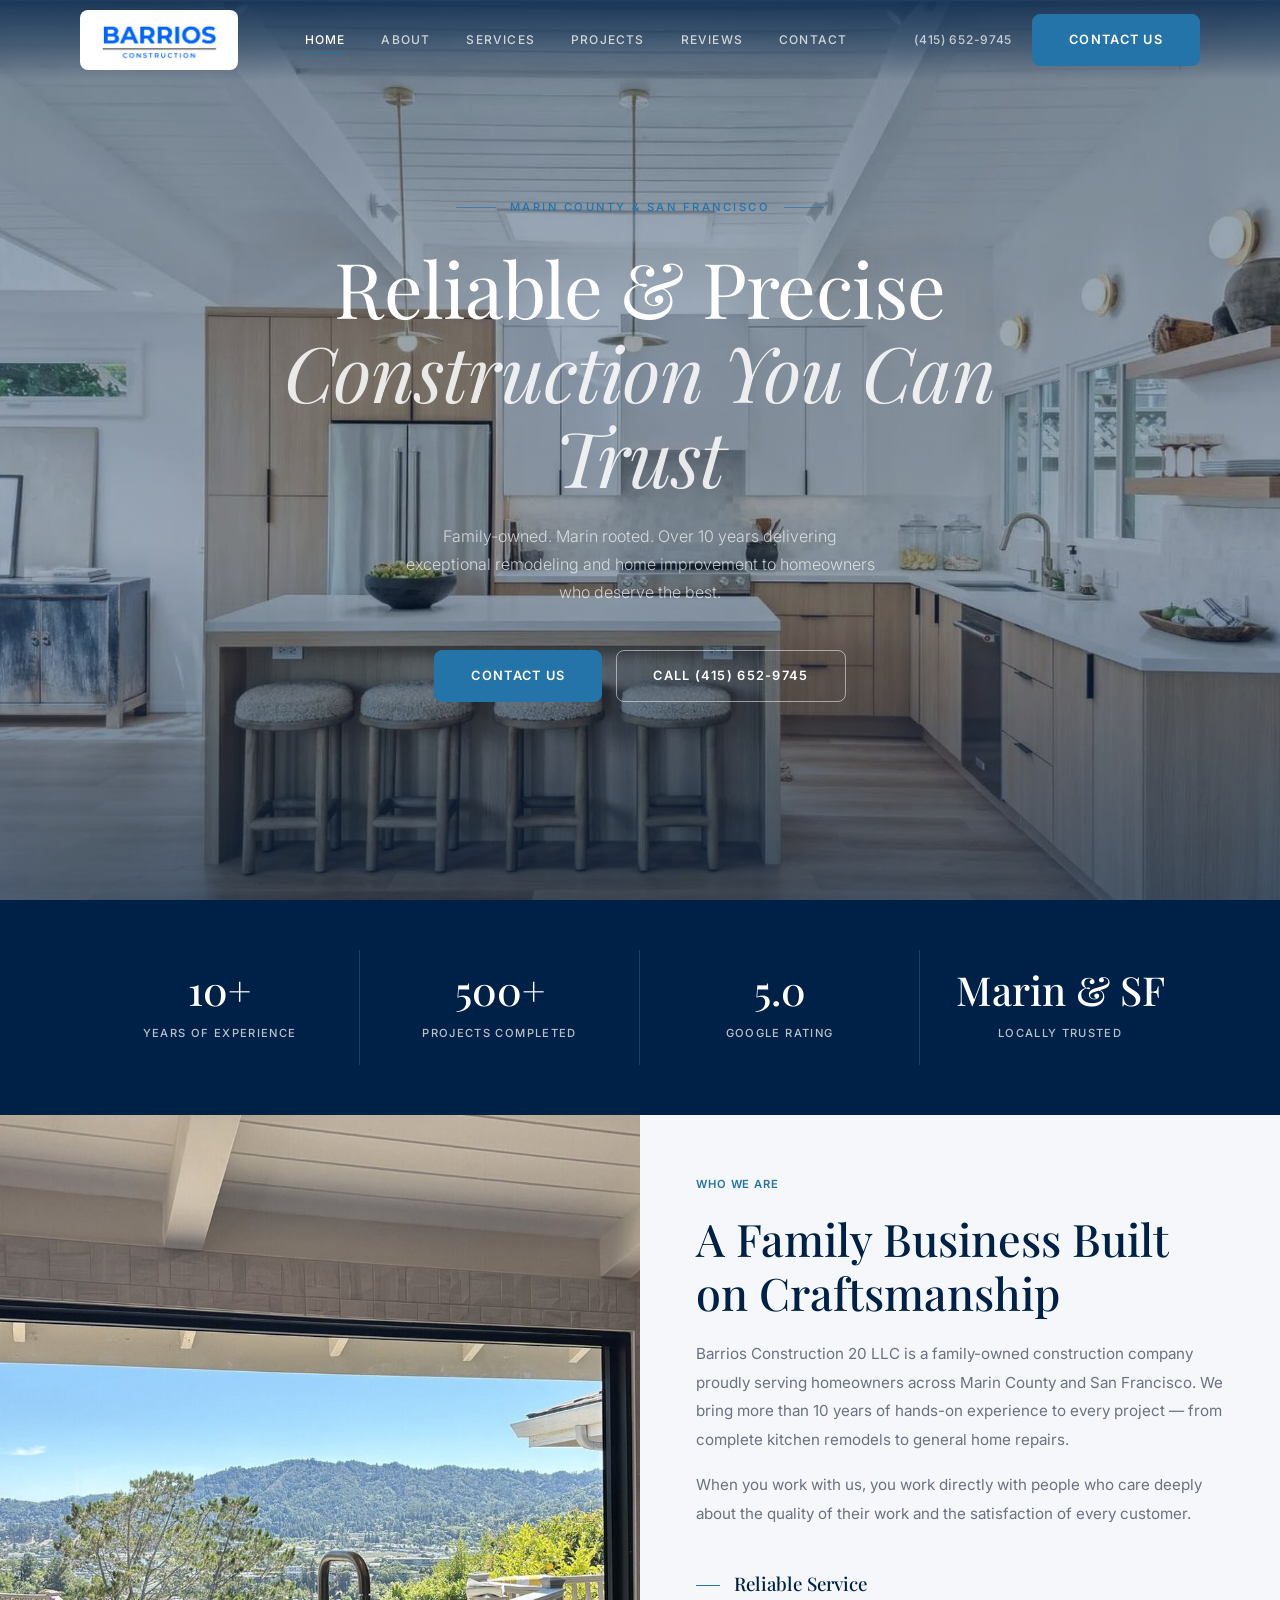
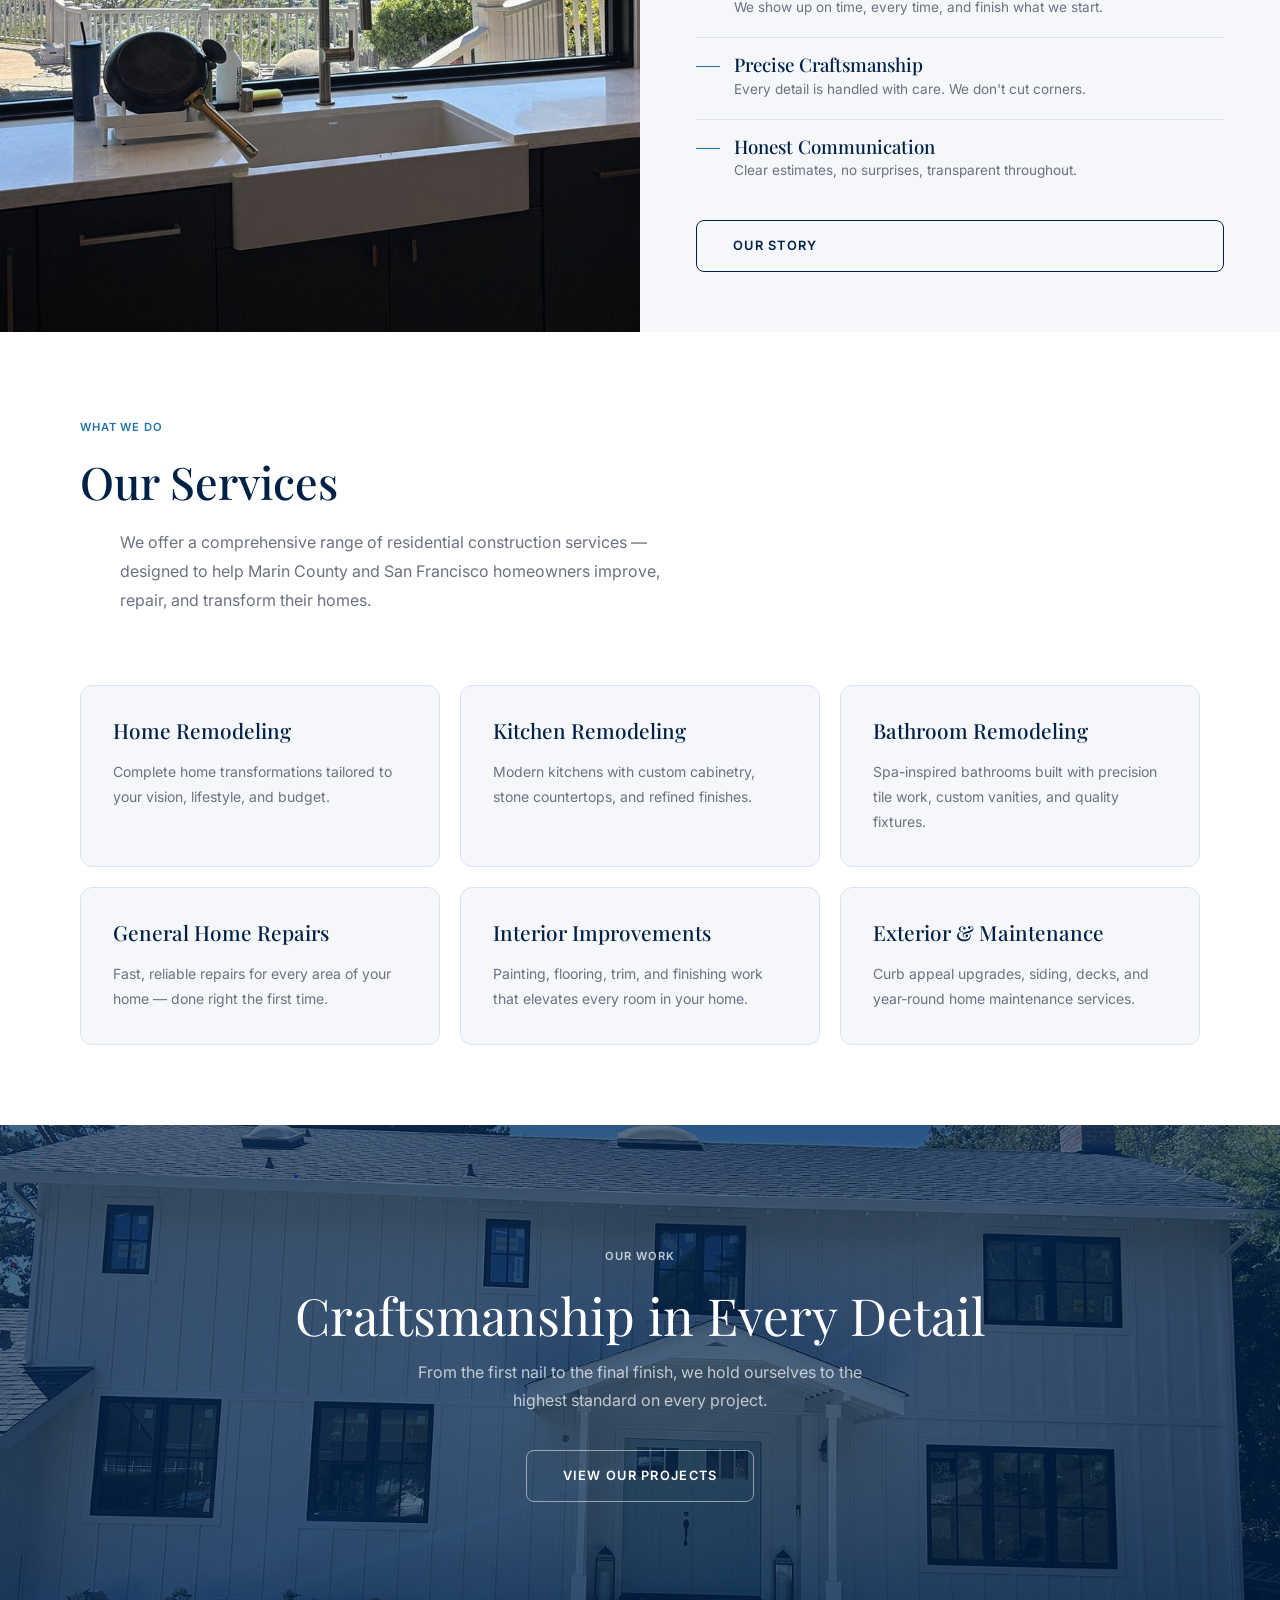
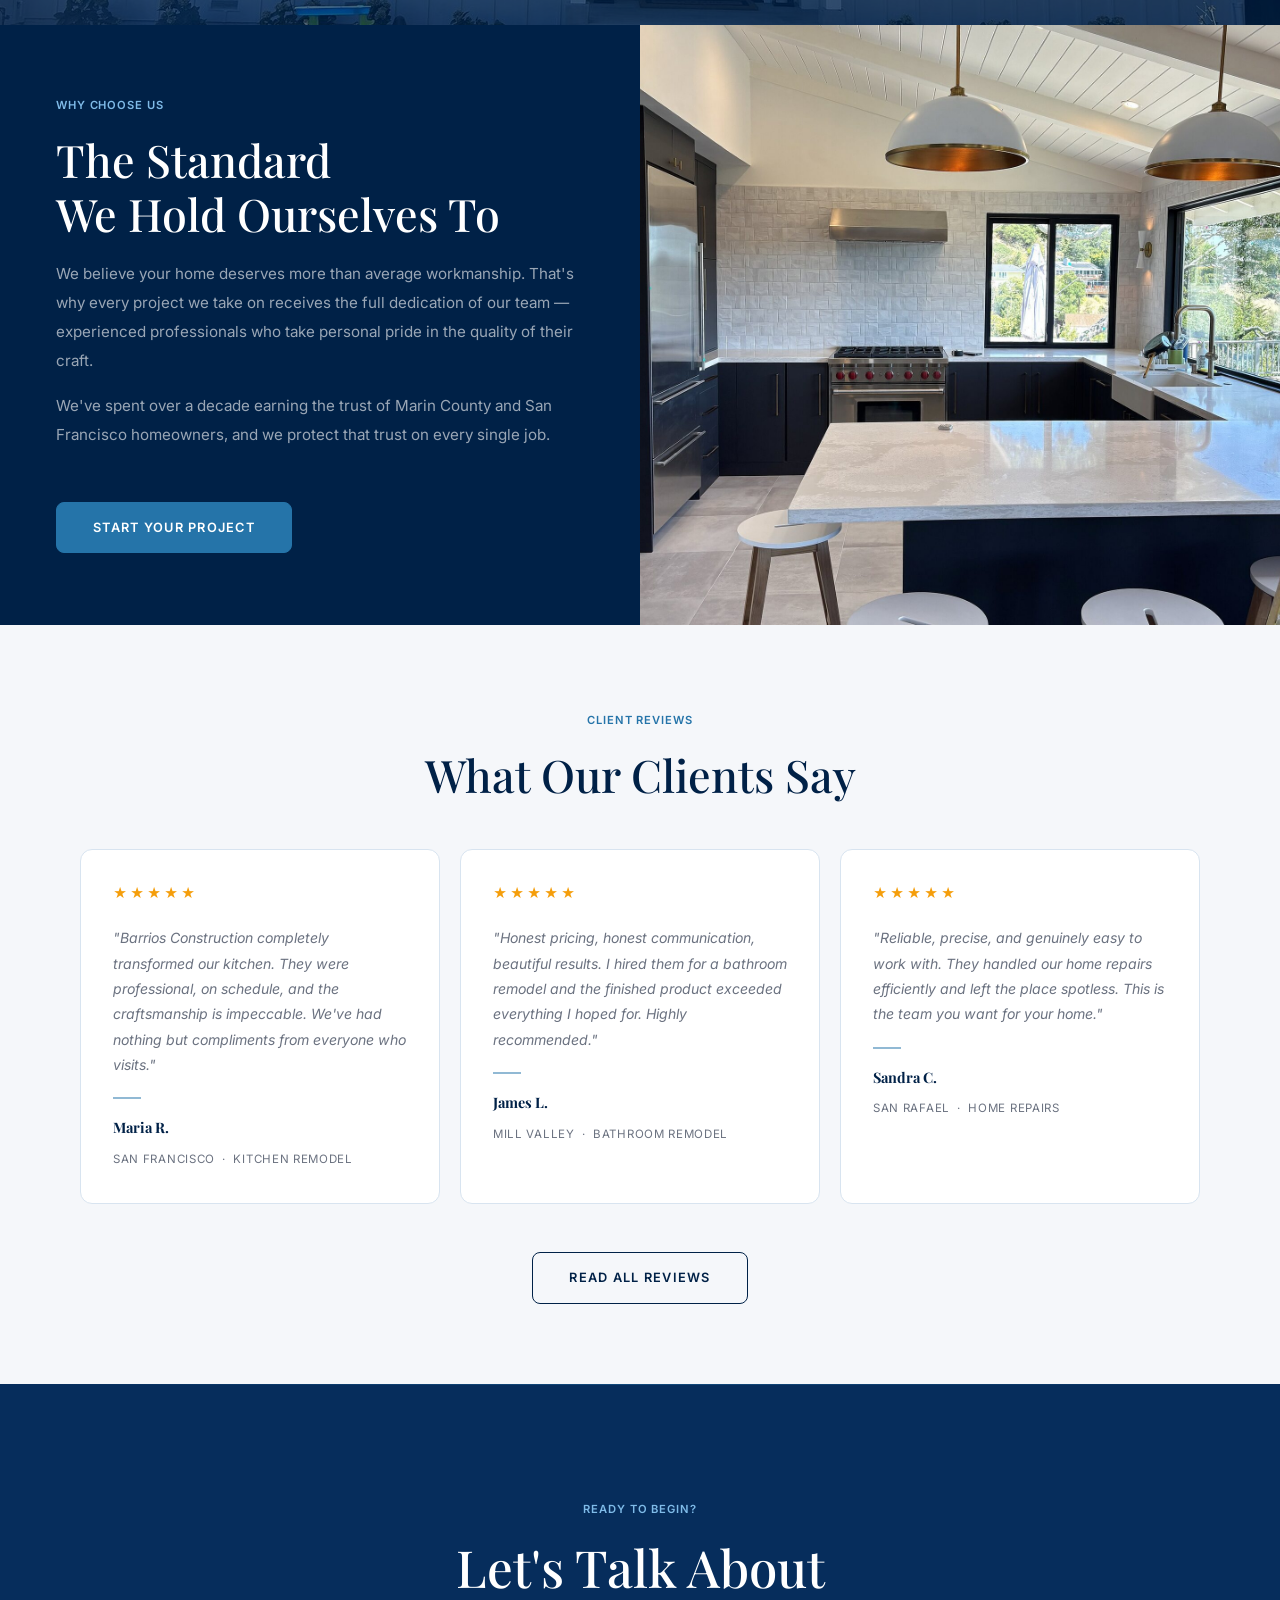
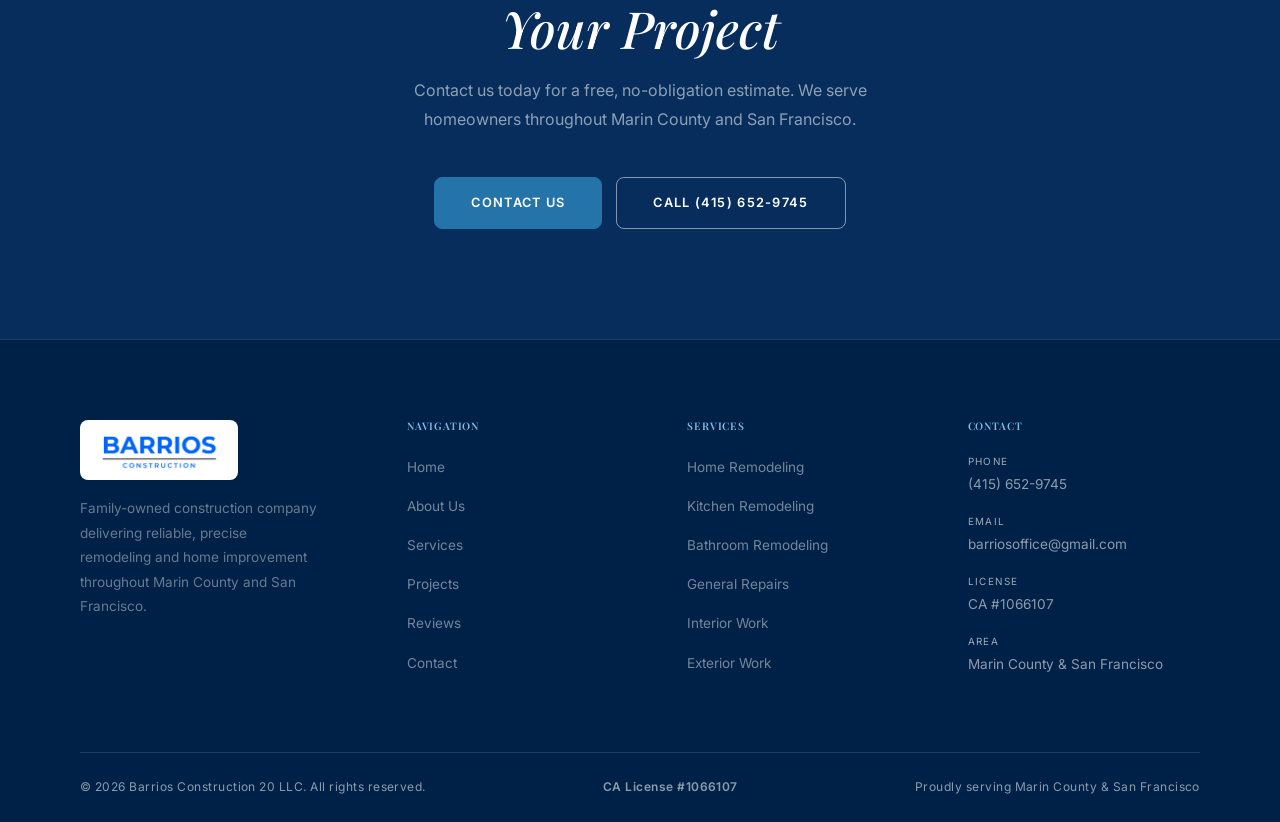
<file: index.html>
<!DOCTYPE html>
<html lang="en">
<head>
  <meta charset="UTF-8" />
  <meta name="viewport" content="width=device-width, initial-scale=1.0" />
  <title>Barrios Construction 20 LLC | Remodeling Contractor — Marin County &amp; San Francisco</title>
  <meta name="description" content="Barrios Construction 20 LLC — family-owned remodeling contractor serving Marin County and San Francisco. Kitchen remodeling, bathroom remodeling, and home improvement. Call (415) 652-9745." />
  <link rel="stylesheet" href="css/styles.css" />

  <link rel="canonical" href="https://barriosconstructions.com/" />

  <link rel="icon" type="image/svg+xml" href="/favicon.svg" />
  <link rel="icon" type="image/png" sizes="32x32" href="/favicon-32.png" />
  <link rel="icon" href="/favicon.ico" sizes="32x32 16x16" />
  <link rel="apple-touch-icon" sizes="180x180" href="/apple-touch-icon.png" />
  <meta name="theme-color" content="#002147" />

  <meta property="og:type" content="website" />
  <meta property="og:site_name" content="Barrios Construction 20 LLC" />
  <meta property="og:locale" content="en_US" />
  <meta property="og:url" content="https://barriosconstructions.com/" />
  <meta property="og:title" content="Barrios Construction 20 LLC | Remodeling Contractor — Marin County &amp; San Francisco" />
  <meta property="og:description" content="Barrios Construction 20 LLC — family-owned remodeling contractor serving Marin County and San Francisco. Kitchen remodeling, bathroom remodeling, and home improvement. Call (415) 652-9745." />
  <meta property="og:image" content="https://barriosconstructions.com/images/og-cover.jpg" />
  <meta property="og:image:width" content="1200" />
  <meta property="og:image:height" content="630" />
  <meta property="og:image:alt" content="Kitchen remodel by Barrios Construction in Marin County" />

  <meta name="twitter:card" content="summary_large_image" />
  <meta name="twitter:title" content="Barrios Construction 20 LLC | Remodeling Contractor — Marin County &amp; San Francisco" />
  <meta name="twitter:description" content="Barrios Construction 20 LLC — family-owned remodeling contractor serving Marin County and San Francisco. Kitchen remodeling, bathroom remodeling, and home improvement. Call (415) 652-9745." />
  <meta name="twitter:image" content="https://barriosconstructions.com/images/og-cover.jpg" />
  <script type="application/ld+json">
  {
    "@context": "https://schema.org",
    "@type": "GeneralContractor",
    "@id": "https://barriosconstructions.com/#business",
    "name": "Barrios Construction 20 LLC",
    "url": "https://barriosconstructions.com/",
    "logo": "https://barriosconstructions.com/images/barrios-logo.png",
    "image": "https://barriosconstructions.com/images/og-cover.jpg",
    "description": "Family-owned remodeling contractor serving Marin County and San Francisco. Kitchen remodeling, bathroom remodeling, and home improvement.",
    "telephone": "+14156529745",
    "email": "barriosoffice@gmail.com",
    "priceRange": "$$",
    "identifier": { "@type": "PropertyValue", "name": "CSLB License", "value": "1066107" },
    "address": { "@type": "PostalAddress", "addressRegion": "CA", "addressCountry": "US" },
    "areaServed": [
      { "@type": "AdministrativeArea", "name": "Marin County, California" },
      { "@type": "City", "name": "San Francisco, California" }
    ],
    "openingHoursSpecification": [{
      "@type": "OpeningHoursSpecification",
      "dayOfWeek": ["Monday","Tuesday","Wednesday","Thursday","Friday"],
      "opens": "07:00",
      "closes": "18:00"
    }],
    "knowsAbout": ["Kitchen Remodeling","Bathroom Remodeling","Home Remodeling","General Home Repairs","Interior Improvements","Exterior Improvements"]
  }
  </script>
</head>
<body>

  <header class="site-header">
    <div class="container">
      <div class="header-inner">
        <a href="index.html" class="logo logo-img-wrap">
          <img src="images/barrios-logo.png" width="512" height="179" alt="Barrios Construction" class="logo-img" />
        </a>
        <nav class="main-nav" aria-label="Main">
          <a href="index.html" class="active">Home</a>
          <a href="about.html">About</a>
          <a href="services.html">Services</a>
          <a href="projects.html">Projects</a>
          <a href="reviews.html">Reviews</a>
          <a href="contact.html">Contact</a>
        </nav>
        <div class="header-cta">
          <a href="tel:4156529745" class="header-phone">(415) 652-9745</a>
          <a href="contact.html" class="btn btn-gold">Contact Us</a>
        </div>
        <button class="nav-toggle" aria-label="Menu" aria-expanded="false">
          <span></span><span></span><span></span>
        </button>
      </div>
    </div>
  </header>

  <main>

    <!-- HERO -->
    <section class="hero" aria-label="Hero">
      <div class="hero-bg"></div>
      <div class="hero-overlay"></div>
      <div class="hero-content">
        <div class="hero-eyebrow">Marin County &amp; San Francisco</div>
        <h1>Reliable &amp; Precise<br><em>Construction You Can Trust</em></h1>
        <p class="hero-sub">Family-owned. Marin rooted. Over 10 years delivering exceptional remodeling and home improvement to homeowners who deserve the best.</p>
        <div class="hero-btns">
          <a href="contact.html" class="btn btn-gold">Contact Us</a>
          <a href="tel:4156529745" class="btn btn-outline-white">Call (415) 652-9745</a>
        </div>
      </div>
    </section>

    <!-- STATS STRIP -->
    <div class="intro-strip" aria-label="Company highlights">
      <div class="container">
        <div class="intro-strip-inner">
          <div class="intro-stat">
            <strong>10+</strong>
            <span>Years of Experience</span>
          </div>
          <div class="intro-stat">
            <strong>500+</strong>
            <span>Projects Completed</span>
          </div>
          <div class="intro-stat">
            <strong>5.0</strong>
            <span>Google Rating</span>
          </div>
          <div class="intro-stat">
            <strong>Marin &amp; SF</strong>
            <span>Locally Trusted</span>
          </div>
        </div>
      </div>
    </div>

    <!-- ABOUT SPLIT -->
    <section class="split-section" aria-labelledby="about-heading">
      <div class="split-img">
        <img src="images/projects/kitchen-sink.jpg" width="1600" height="1193" alt="Beautifully remodeled kitchen by Barrios Construction" loading="lazy" />
      </div>
      <div class="split-content light">
        <span class="eyebrow">Who We Are</span>
        <h2 class="section-title" id="about-heading">A Family Business Built on Craftsmanship</h2>
        <p>Barrios Construction 20 LLC is a family-owned construction company proudly serving homeowners across Marin County and San Francisco. We bring more than 10 years of hands-on experience to every project — from complete kitchen remodels to general home repairs.</p>
        <p>When you work with us, you work directly with people who care deeply about the quality of their work and the satisfaction of every customer.</p>
        <div class="values-list">
          <div class="value-item">
            <div class="value-line"></div>
            <div>
              <h3>Reliable Service</h3>
              <p>We show up on time, every time, and finish what we start.</p>
            </div>
          </div>
          <div class="value-item">
            <div class="value-line"></div>
            <div>
              <h3>Precise Craftsmanship</h3>
              <p>Every detail is handled with care. We don't cut corners.</p>
            </div>
          </div>
          <div class="value-item">
            <div class="value-line"></div>
            <div>
              <h3>Honest Communication</h3>
              <p>Clear estimates, no surprises, transparent throughout.</p>
            </div>
          </div>
        </div>
        <a href="about.html" class="btn btn-outline-dark">Our Story</a>
      </div>
    </section>

    <!-- SERVICES -->
    <section class="section-pad" aria-labelledby="services-heading" style="background: var(--white);">
      <div class="container">
        <div class="services-intro">
          <span class="eyebrow">What We Do</span>
          <h2 class="section-title" id="services-heading">Our Services</h2>
          <p class="section-sub">We offer a comprehensive range of residential construction services — designed to help Marin County and San Francisco homeowners improve, repair, and transform their homes.</p>
        </div>
        <div class="services-grid">
          <div class="service-card">
            <h3>Home Remodeling</h3>
            <p>Complete home transformations tailored to your vision, lifestyle, and budget.</p>
          </div>
          <div class="service-card">
            <h3>Kitchen Remodeling</h3>
            <p>Modern kitchens with custom cabinetry, stone countertops, and refined finishes.</p>
          </div>
          <div class="service-card">
            <h3>Bathroom Remodeling</h3>
            <p>Spa-inspired bathrooms built with precision tile work, custom vanities, and quality fixtures.</p>
          </div>
          <div class="service-card">
            <h3>General Home Repairs</h3>
            <p>Fast, reliable repairs for every area of your home — done right the first time.</p>
          </div>
          <div class="service-card">
            <h3>Interior Improvements</h3>
            <p>Painting, flooring, trim, and finishing work that elevates every room in your home.</p>
          </div>
          <div class="service-card">
            <h3>Exterior &amp; Maintenance</h3>
            <p>Curb appeal upgrades, siding, decks, and year-round home maintenance services.</p>
          </div>
        </div>
      </div>
    </section>

    <!-- FULL BLEED IMAGE BANNER -->
    <div class="img-banner">
      <img src="images/projects/exterior-front.jpg" width="1600" height="1200" alt="" aria-hidden="true" loading="lazy" />
      <div class="img-banner-overlay">
        <span class="eyebrow eyebrow-light">Our Work</span>
        <h2>Craftsmanship in Every Detail</h2>
        <p>From the first nail to the final finish, we hold ourselves to the highest standard on every project.</p>
        <a href="projects.html" class="btn btn-outline-white">View Our Projects</a>
      </div>
    </div>

    <!-- SECOND SPLIT — DARK -->
    <section class="split-section" aria-labelledby="quality-heading">
      <div class="split-content dark">
        <span class="eyebrow">Why Choose Us</span>
        <h2 class="section-title section-title-light" id="quality-heading">The Standard<br>We Hold Ourselves To</h2>
        <p>We believe your home deserves more than average workmanship. That's why every project we take on receives the full dedication of our team — experienced professionals who take personal pride in the quality of their craft.</p>
        <p>We've spent over a decade earning the trust of Marin County and San Francisco homeowners, and we protect that trust on every single job.</p>
        <div style="margin-top: 36px;">
          <a href="contact.html" class="btn btn-gold">Start Your Project</a>
        </div>
      </div>
      <div class="split-img">
        <img src="images/projects/kitchen-hero.jpg" width="1600" height="1344" alt="Kitchen remodel by Barrios Construction in Marin County" loading="lazy" />
      </div>
    </section>

    <!-- TESTIMONIALS -->
    <section class="testimonials-section section-pad" aria-labelledby="testimonials-heading">
      <div class="container">
        <div class="text-center">
          <span class="eyebrow">Client Reviews</span>
          <h2 class="section-title" id="testimonials-heading">What Our Clients Say</h2>
        </div>
        <div class="testimonials-grid">
          <div class="testimonial-card">
            <div class="stars"><span class="star">★</span><span class="star">★</span><span class="star">★</span><span class="star">★</span><span class="star">★</span></div>
            <p class="testimonial-text">"Barrios Construction completely transformed our kitchen. They were professional, on schedule, and the craftsmanship is impeccable. We've had nothing but compliments from everyone who visits."</p>
            <div class="testimonial-divider"></div>
            <div class="testimonial-author">
              <strong>Maria R.</strong>
              <span>San Francisco &nbsp;·&nbsp; Kitchen Remodel</span>
            </div>
          </div>
          <div class="testimonial-card">
            <div class="stars"><span class="star">★</span><span class="star">★</span><span class="star">★</span><span class="star">★</span><span class="star">★</span></div>
            <p class="testimonial-text">"Honest pricing, honest communication, beautiful results. I hired them for a bathroom remodel and the finished product exceeded everything I hoped for. Highly recommended."</p>
            <div class="testimonial-divider"></div>
            <div class="testimonial-author">
              <strong>James L.</strong>
              <span>Mill Valley &nbsp;·&nbsp; Bathroom Remodel</span>
            </div>
          </div>
          <div class="testimonial-card">
            <div class="stars"><span class="star">★</span><span class="star">★</span><span class="star">★</span><span class="star">★</span><span class="star">★</span></div>
            <p class="testimonial-text">"Reliable, precise, and genuinely easy to work with. They handled our home repairs efficiently and left the place spotless. This is the team you want for your home."</p>
            <div class="testimonial-divider"></div>
            <div class="testimonial-author">
              <strong>Sandra C.</strong>
              <span>San Rafael &nbsp;·&nbsp; Home Repairs</span>
            </div>
          </div>
        </div>
        <div class="text-center" style="margin-top: 48px;">
          <a href="reviews.html" class="btn btn-outline-dark">Read All Reviews</a>
        </div>
      </div>
    </section>

    <!-- CTA -->
    <section class="cta-section" aria-labelledby="cta-heading">
      <div class="container">
        <span class="eyebrow">Ready to Begin?</span>
        <h2 id="cta-heading">Let's Talk About<br><em>Your Project</em></h2>
        <p>Contact us today for a free, no-obligation estimate. We serve homeowners throughout Marin County and San Francisco.</p>
        <div class="cta-btns">
          <a href="contact.html" class="btn btn-gold">Contact Us</a>
          <a href="tel:4156529745" class="btn btn-outline-white">Call (415) 652-9745</a>
        </div>
      </div>
    </section>

  </main>

  <!-- FOOTER -->
  <footer class="site-footer">
    <div class="container">
      <div class="footer-top">
        <div class="footer-brand">
          <a href="index.html" class="logo logo-img-wrap">
            <img src="images/barrios-logo.png" width="512" height="179" alt="Barrios Construction" class="logo-img" />
          </a>
          <p class="footer-tagline">Family-owned construction company delivering reliable, precise remodeling and home improvement throughout Marin County and San Francisco.</p>
        </div>
        <div class="footer-col">
          <h3>Navigation</h3>
          <ul>
            <li><a href="index.html">Home</a></li>
            <li><a href="about.html">About Us</a></li>
            <li><a href="services.html">Services</a></li>
            <li><a href="projects.html">Projects</a></li>
            <li><a href="reviews.html">Reviews</a></li>
            <li><a href="contact.html">Contact</a></li>
          </ul>
        </div>
        <div class="footer-col">
          <h3>Services</h3>
          <ul>
            <li><a href="services.html">Home Remodeling</a></li>
            <li><a href="services.html">Kitchen Remodeling</a></li>
            <li><a href="services.html">Bathroom Remodeling</a></li>
            <li><a href="services.html">General Repairs</a></li>
            <li><a href="services.html">Interior Work</a></li>
            <li><a href="services.html">Exterior Work</a></li>
          </ul>
        </div>
        <div class="footer-col">
          <h3>Contact</h3>
          <div class="footer-contact-item">
            <span class="footer-contact-label">Phone</span>
            <a href="tel:4156529745" class="footer-contact-value">(415) 652-9745</a>
          </div>
          <div class="footer-contact-item">
            <span class="footer-contact-label">Email</span>
            <a href="mailto:barriosoffice@gmail.com" class="footer-contact-value">barriosoffice@gmail.com</a>
          </div>
          <div class="footer-contact-item">
            <span class="footer-contact-label">License</span>
            <span class="footer-contact-value">CA #1066107</span>
          </div>
          <div class="footer-contact-item">
            <span class="footer-contact-label">Area</span>
            <span class="footer-contact-value">Marin County &amp; San Francisco</span>
          </div>
        </div>
      </div>
      <div class="footer-bottom">
        <p>&copy; 2026 Barrios Construction 20 LLC. All rights reserved.</p>
        <p class="footer-license">CA License #1066107</p>
        <p>Proudly serving Marin County &amp; San Francisco</p>
      </div>
    </div>
  </footer>

  <script src="js/main.js"></script>
</body>
</html>
</file>
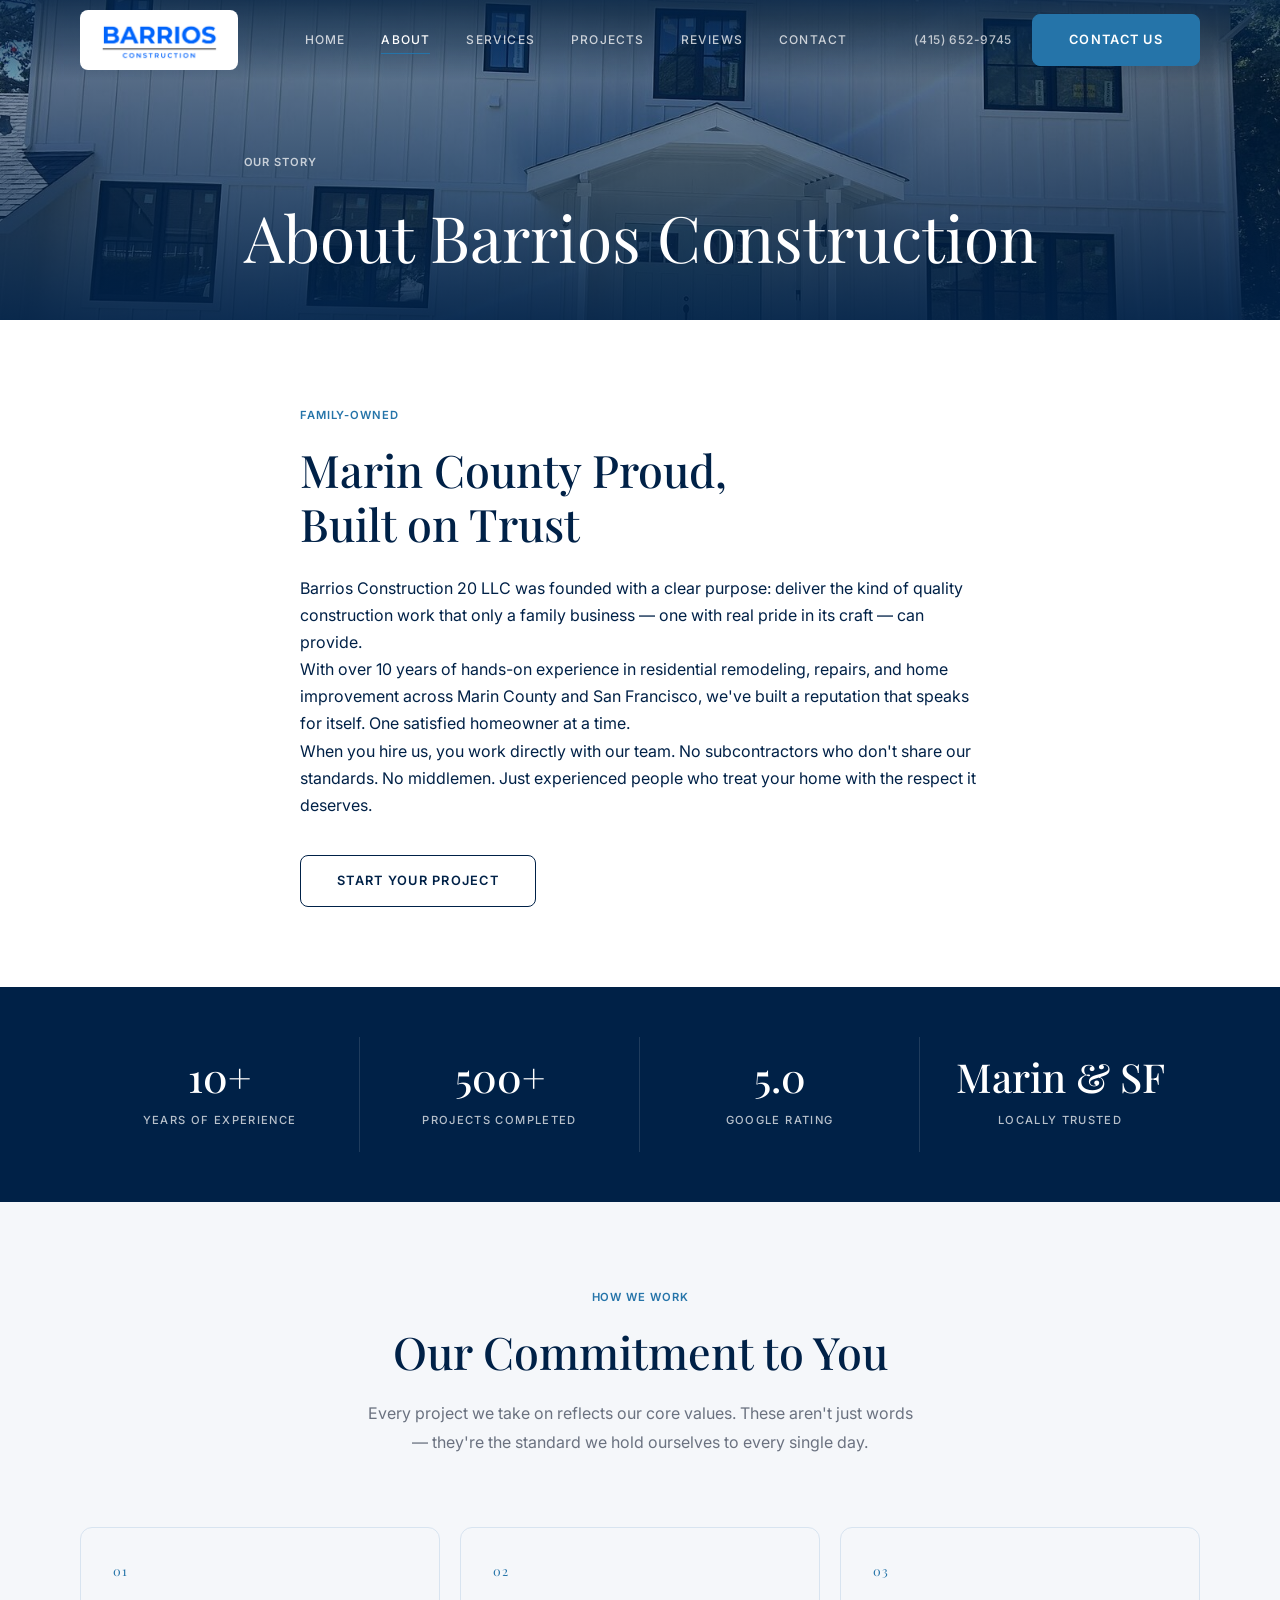
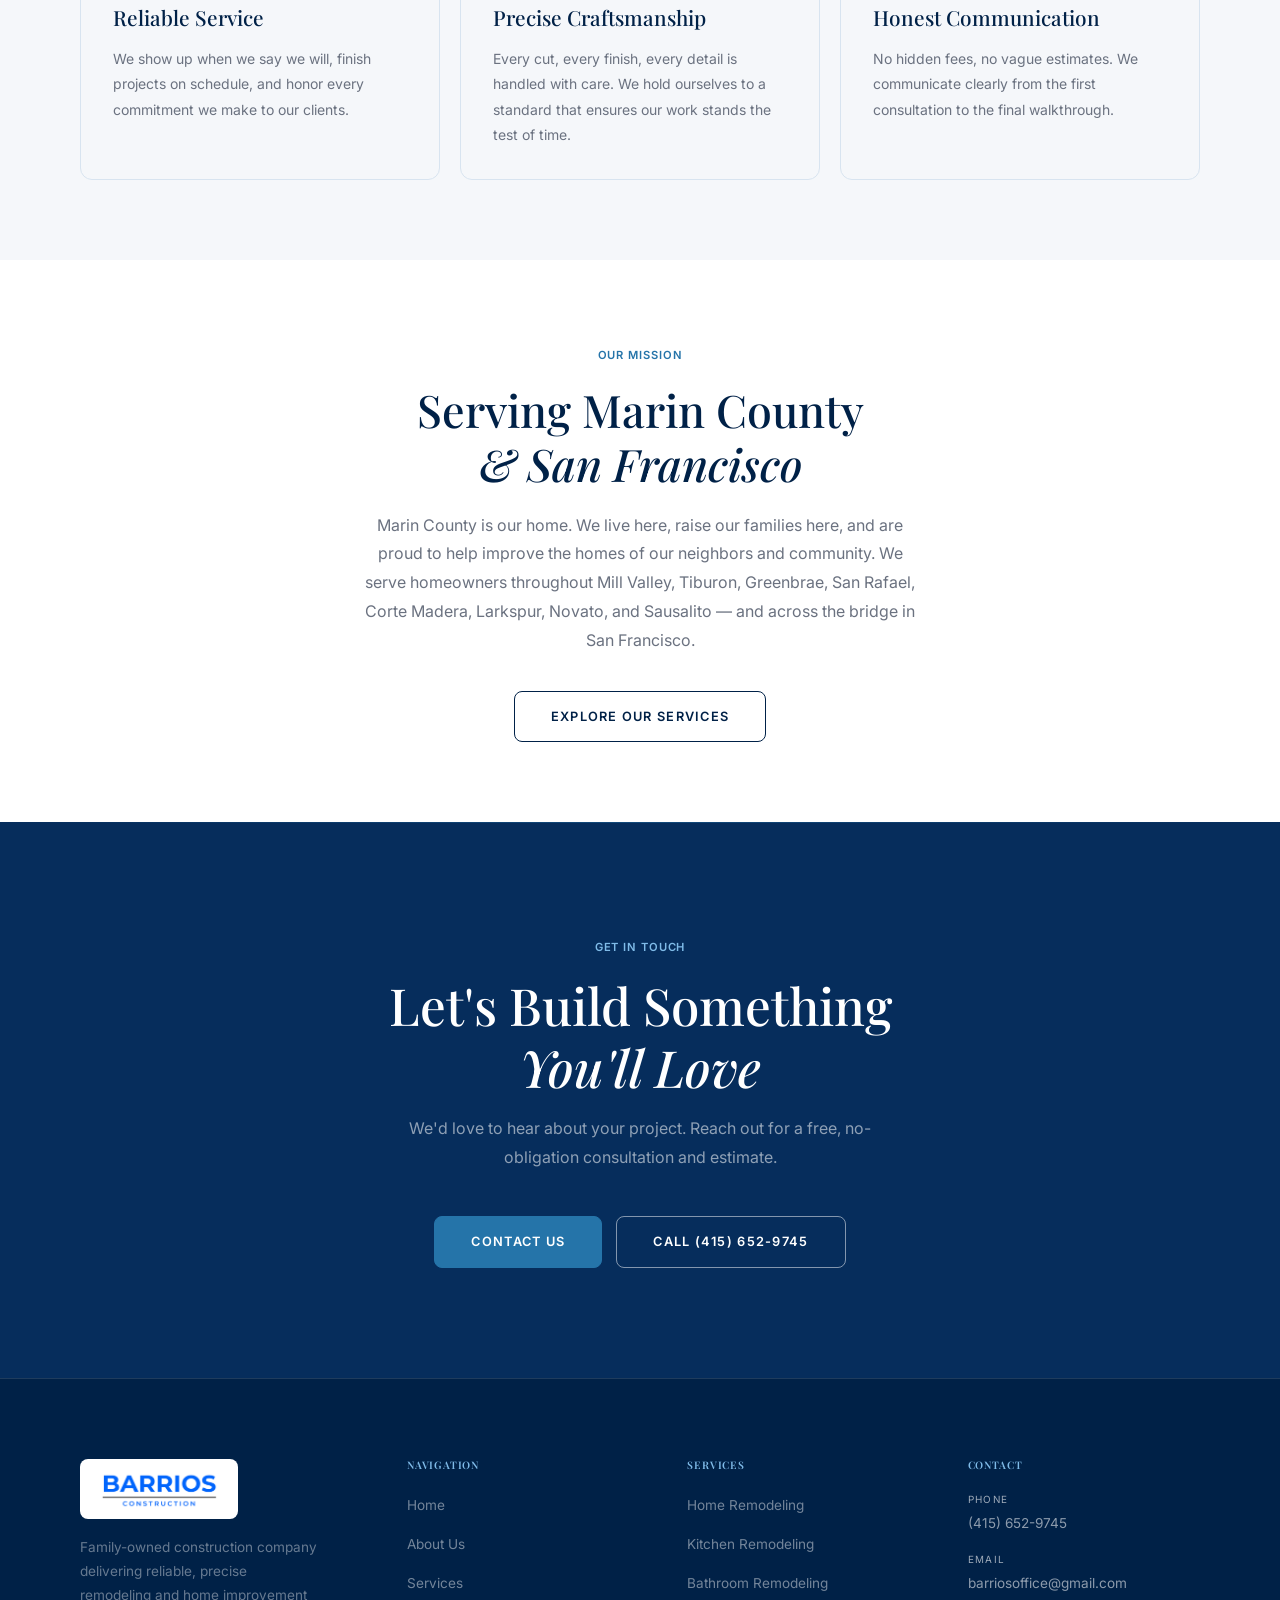
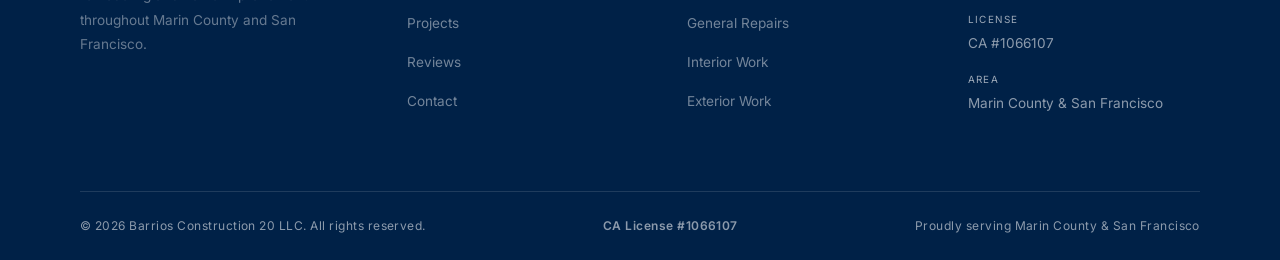
<file: about.html>
<!DOCTYPE html>
<html lang="en">
<head>
  <meta charset="UTF-8" />
  <meta name="viewport" content="width=device-width, initial-scale=1.0" />
  <title>About Us | Barrios Construction 20 LLC — Family-Owned Marin County &amp; SF Contractor</title>
  <meta name="description" content="Learn about Barrios Construction 20 LLC — a family-owned construction company with 10+ years serving Marin County and San Francisco with reliable remodeling and home improvement." />
  <link rel="stylesheet" href="css/styles.css" />

  <link rel="canonical" href="https://barriosconstructions.com/about.html" />

  <link rel="icon" type="image/svg+xml" href="/favicon.svg" />
  <link rel="icon" type="image/png" sizes="32x32" href="/favicon-32.png" />
  <link rel="icon" href="/favicon.ico" sizes="32x32 16x16" />
  <link rel="apple-touch-icon" sizes="180x180" href="/apple-touch-icon.png" />
  <meta name="theme-color" content="#002147" />

  <meta property="og:type" content="website" />
  <meta property="og:site_name" content="Barrios Construction 20 LLC" />
  <meta property="og:locale" content="en_US" />
  <meta property="og:url" content="https://barriosconstructions.com/about.html" />
  <meta property="og:title" content="About Us | Barrios Construction 20 LLC — Family-Owned Marin County &amp; SF Contractor" />
  <meta property="og:description" content="Learn about Barrios Construction 20 LLC — a family-owned construction company with 10+ years serving Marin County and San Francisco with reliable remodeling and home improvement." />
  <meta property="og:image" content="https://barriosconstructions.com/images/og-cover.jpg" />
  <meta property="og:image:width" content="1200" />
  <meta property="og:image:height" content="630" />
  <meta property="og:image:alt" content="Kitchen remodel by Barrios Construction in Marin County" />

  <meta name="twitter:card" content="summary_large_image" />
  <meta name="twitter:title" content="About Us | Barrios Construction 20 LLC — Family-Owned Marin County &amp; SF Contractor" />
  <meta name="twitter:description" content="Learn about Barrios Construction 20 LLC — a family-owned construction company with 10+ years serving Marin County and San Francisco with reliable remodeling and home improvement." />
  <meta name="twitter:image" content="https://barriosconstructions.com/images/og-cover.jpg" />
</head>
<body>

  <header class="site-header">
    <div class="container">
      <div class="header-inner">
        <a href="index.html" class="logo logo-img-wrap">
          <img src="images/barrios-logo.png" width="512" height="179" alt="Barrios Construction" class="logo-img" />
        </a>
        <nav class="main-nav" aria-label="Main">
          <a href="index.html">Home</a>
          <a href="about.html" class="active">About</a>
          <a href="services.html">Services</a>
          <a href="projects.html">Projects</a>
          <a href="reviews.html">Reviews</a>
          <a href="contact.html">Contact</a>
        </nav>
        <div class="header-cta">
          <a href="tel:4156529745" class="header-phone">(415) 652-9745</a>
          <a href="contact.html" class="btn btn-gold">Contact Us</a>
        </div>
        <button class="nav-toggle" aria-label="Menu" aria-expanded="false">
          <span></span><span></span><span></span>
        </button>
      </div>
    </div>
  </header>

  <main>

    <!-- PAGE HERO -->
    <section class="page-hero">
      <div class="page-hero-bg" style="background-image: url('images/projects/exterior-front.jpg');"></div>
      <div class="page-hero-overlay"></div>
      <div class="container page-hero-content">
        <span class="eyebrow eyebrow-light">Our Story</span>
        <h1>About Barrios Construction</h1>
      </div>
    </section>

    <!-- ABOUT TEXT -->
    <section class="section-pad" style="background: var(--white);" aria-labelledby="story-heading">
      <div class="container" style="max-width: 760px;">
        <span class="eyebrow">Family-Owned</span>
        <h2 class="section-title" id="story-heading">Marin County Proud,<br>Built on Trust</h2>
        <p style="margin-top: 24px;">Barrios Construction 20 LLC was founded with a clear purpose: deliver the kind of quality construction work that only a family business — one with real pride in its craft — can provide.</p>
        <p>With over 10 years of hands-on experience in residential remodeling, repairs, and home improvement across Marin County and San Francisco, we've built a reputation that speaks for itself. One satisfied homeowner at a time.</p>
        <p>When you hire us, you work directly with our team. No subcontractors who don't share our standards. No middlemen. Just experienced people who treat your home with the respect it deserves.</p>
        <div style="margin-top: 36px;">
          <a href="contact.html" class="btn btn-outline-dark">Start Your Project</a>
        </div>
      </div>
    </section>

    <!-- STATS STRIP -->
    <div class="intro-strip">
      <div class="container">
        <div class="intro-strip-inner">
          <div class="intro-stat">
            <strong>10+</strong>
            <span>Years of Experience</span>
          </div>
          <div class="intro-stat">
            <strong>500+</strong>
            <span>Projects Completed</span>
          </div>
          <div class="intro-stat">
            <strong>5.0</strong>
            <span>Google Rating</span>
          </div>
          <div class="intro-stat">
            <strong>Marin &amp; SF</strong>
            <span>Locally Trusted</span>
          </div>
        </div>
      </div>
    </div>

    <!-- VALUES -->
    <section class="section-pad" style="background: var(--off-white);" aria-labelledby="values-heading">
      <div class="container">
        <div class="text-center" style="margin-bottom: 70px;">
          <span class="eyebrow">How We Work</span>
          <h2 class="section-title" id="values-heading">Our Commitment to You</h2>
          <p class="section-sub">Every project we take on reflects our core values. These aren't just words — they're the standard we hold ourselves to every single day.</p>
        </div>
        <div class="services-grid">
          <div class="service-card">
            <span class="service-num">01</span>
            <h3>Reliable Service</h3>
            <p>We show up when we say we will, finish projects on schedule, and honor every commitment we make to our clients.</p>
          </div>
          <div class="service-card">
            <span class="service-num">02</span>
            <h3>Precise Craftsmanship</h3>
            <p>Every cut, every finish, every detail is handled with care. We hold ourselves to a standard that ensures our work stands the test of time.</p>
          </div>
          <div class="service-card">
            <span class="service-num">03</span>
            <h3>Honest Communication</h3>
            <p>No hidden fees, no vague estimates. We communicate clearly from the first consultation to the final walkthrough.</p>
          </div>
        </div>
      </div>
    </section>

    <!-- MISSION -->
    <section class="section-pad" style="background: var(--white);" aria-labelledby="mission-heading">
      <div class="container text-center" style="max-width: 760px;">
        <span class="eyebrow">Our Mission</span>
        <h2 class="section-title" id="mission-heading">Serving Marin County<br><em>&amp; San Francisco</em></h2>
        <p class="section-sub">Marin County is our home. We live here, raise our families here, and are proud to help improve the homes of our neighbors and community. We serve homeowners throughout Mill Valley, Tiburon, Greenbrae, San Rafael, Corte Madera, Larkspur, Novato, and Sausalito &mdash; and across the bridge in San Francisco.</p>
        <div style="margin-top: 36px;">
          <a href="services.html" class="btn btn-outline-dark">Explore Our Services</a>
        </div>
      </div>
    </section>

    <!-- CTA -->
    <section class="cta-section" aria-labelledby="cta-about-heading">
      <div class="container">
        <span class="eyebrow">Get in Touch</span>
        <h2 id="cta-about-heading">Let's Build Something<br><em>You'll Love</em></h2>
        <p>We'd love to hear about your project. Reach out for a free, no-obligation consultation and estimate.</p>
        <div class="cta-btns">
          <a href="contact.html" class="btn btn-gold">Contact Us</a>
          <a href="tel:4156529745" class="btn btn-outline-white">Call (415) 652-9745</a>
        </div>
      </div>
    </section>

  </main>

  <footer class="site-footer">
    <div class="container">
      <div class="footer-top">
        <div class="footer-brand">
          <a href="index.html" class="logo logo-img-wrap">
            <img src="images/barrios-logo.png" width="512" height="179" alt="Barrios Construction" class="logo-img" />
          </a>
          <p class="footer-tagline">Family-owned construction company delivering reliable, precise remodeling and home improvement throughout Marin County and San Francisco.</p>
        </div>
        <div class="footer-col">
          <h3>Navigation</h3>
          <ul>
            <li><a href="index.html">Home</a></li>
            <li><a href="about.html">About Us</a></li>
            <li><a href="services.html">Services</a></li>
            <li><a href="projects.html">Projects</a></li>
            <li><a href="reviews.html">Reviews</a></li>
            <li><a href="contact.html">Contact</a></li>
          </ul>
        </div>
        <div class="footer-col">
          <h3>Services</h3>
          <ul>
            <li><a href="services.html">Home Remodeling</a></li>
            <li><a href="services.html">Kitchen Remodeling</a></li>
            <li><a href="services.html">Bathroom Remodeling</a></li>
            <li><a href="services.html">General Repairs</a></li>
            <li><a href="services.html">Interior Work</a></li>
            <li><a href="services.html">Exterior Work</a></li>
          </ul>
        </div>
        <div class="footer-col">
          <h3>Contact</h3>
          <div class="footer-contact-item">
            <span class="footer-contact-label">Phone</span>
            <a href="tel:4156529745" class="footer-contact-value">(415) 652-9745</a>
          </div>
          <div class="footer-contact-item">
            <span class="footer-contact-label">Email</span>
            <a href="mailto:barriosoffice@gmail.com" class="footer-contact-value">barriosoffice@gmail.com</a>
          </div>
          <div class="footer-contact-item">
            <span class="footer-contact-label">License</span>
            <span class="footer-contact-value">CA #1066107</span>
          </div>
          <div class="footer-contact-item">
            <span class="footer-contact-label">Area</span>
            <span class="footer-contact-value">Marin County &amp; San Francisco</span>
          </div>
        </div>
      </div>
      <div class="footer-bottom">
        <p>&copy; 2026 Barrios Construction 20 LLC. All rights reserved.</p>
        <p class="footer-license">CA License #1066107</p>
        <p>Proudly serving Marin County &amp; San Francisco</p>
      </div>
    </div>
  </footer>

  <script src="js/main.js"></script>
</body>
</html>
</file>
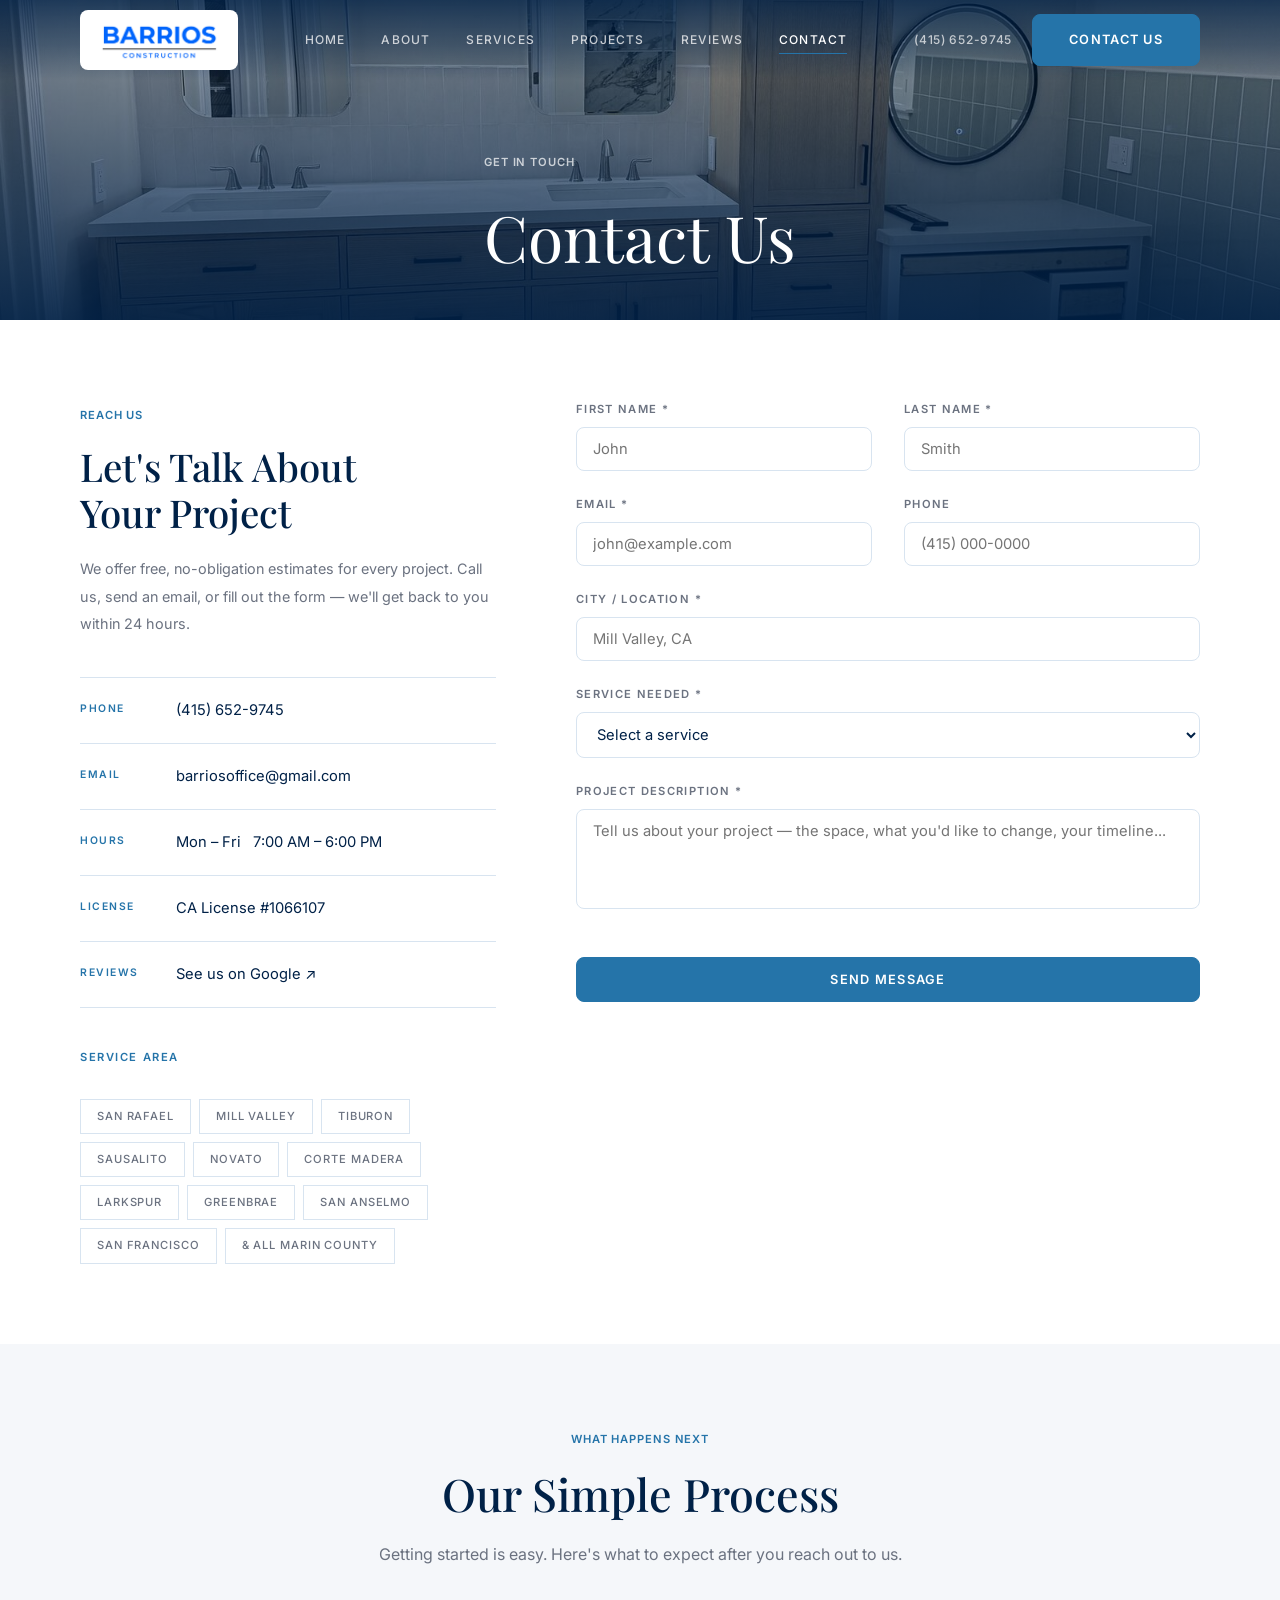
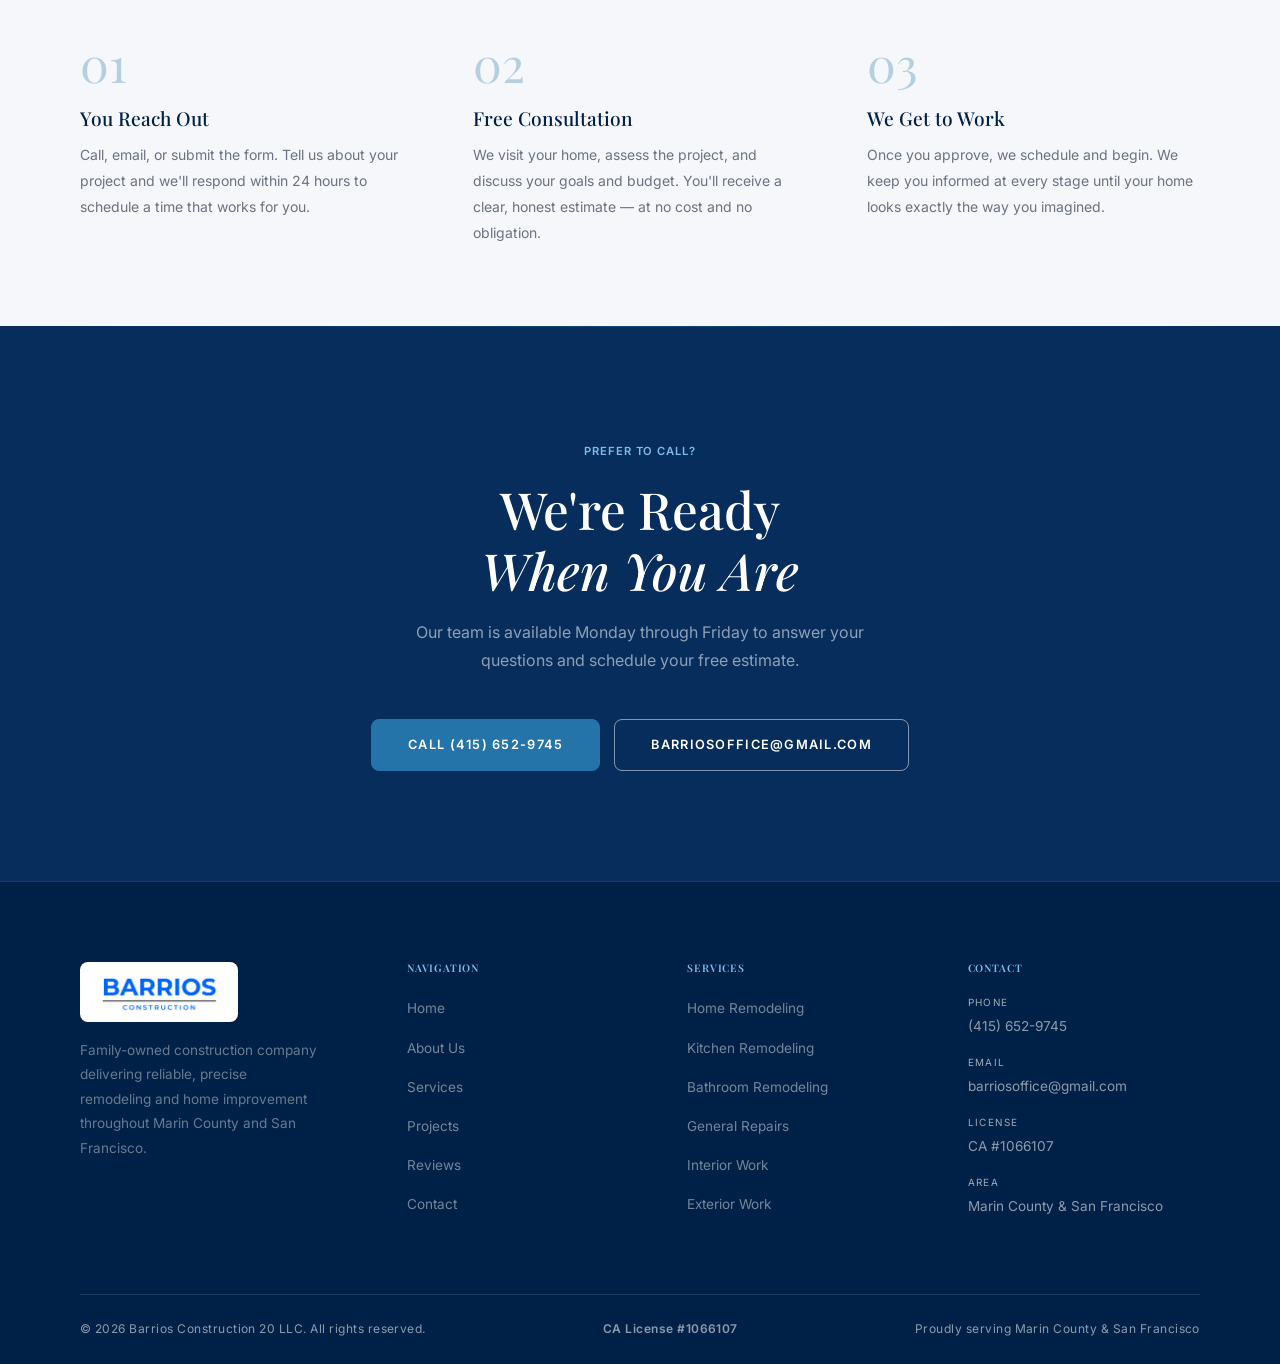
<file: contact.html>
<!DOCTYPE html>
<html lang="en">
<head>
  <meta charset="UTF-8" />
  <meta name="viewport" content="width=device-width, initial-scale=1.0" />
  <title>Contact | Barrios Construction 20 LLC — Free Estimates in Marin County &amp; San Francisco</title>
  <meta name="description" content="Contact Barrios Construction 20 LLC for a free estimate. Call (415) 652-9745 or email barriosoffice@gmail.com. Serving Marin County and San Francisco." />
  <link rel="stylesheet" href="css/styles.css" />

  <link rel="canonical" href="https://barriosconstructions.com/contact.html" />

  <link rel="icon" type="image/svg+xml" href="/favicon.svg" />
  <link rel="icon" type="image/png" sizes="32x32" href="/favicon-32.png" />
  <link rel="icon" href="/favicon.ico" sizes="32x32 16x16" />
  <link rel="apple-touch-icon" sizes="180x180" href="/apple-touch-icon.png" />
  <meta name="theme-color" content="#002147" />

  <meta property="og:type" content="website" />
  <meta property="og:site_name" content="Barrios Construction 20 LLC" />
  <meta property="og:locale" content="en_US" />
  <meta property="og:url" content="https://barriosconstructions.com/contact.html" />
  <meta property="og:title" content="Contact | Barrios Construction 20 LLC — Free Estimates in Marin County &amp; San Francisco" />
  <meta property="og:description" content="Contact Barrios Construction 20 LLC for a free estimate. Call (415) 652-9745 or email barriosoffice@gmail.com. Serving Marin County and San Francisco." />
  <meta property="og:image" content="https://barriosconstructions.com/images/og-cover.jpg" />
  <meta property="og:image:width" content="1200" />
  <meta property="og:image:height" content="630" />
  <meta property="og:image:alt" content="Kitchen remodel by Barrios Construction in Marin County" />

  <meta name="twitter:card" content="summary_large_image" />
  <meta name="twitter:title" content="Contact | Barrios Construction 20 LLC — Free Estimates in Marin County &amp; San Francisco" />
  <meta name="twitter:description" content="Contact Barrios Construction 20 LLC for a free estimate. Call (415) 652-9745 or email barriosoffice@gmail.com. Serving Marin County and San Francisco." />
  <meta name="twitter:image" content="https://barriosconstructions.com/images/og-cover.jpg" />
</head>
<body>

  <header class="site-header">
    <div class="container">
      <div class="header-inner">
        <a href="index.html" class="logo logo-img-wrap">
          <img src="images/barrios-logo.png" width="512" height="179" alt="Barrios Construction" class="logo-img" />
        </a>
        <nav class="main-nav" aria-label="Main">
          <a href="index.html">Home</a>
          <a href="about.html">About</a>
          <a href="services.html">Services</a>
          <a href="projects.html">Projects</a>
          <a href="reviews.html">Reviews</a>
          <a href="contact.html" class="active">Contact</a>
        </nav>
        <div class="header-cta">
          <a href="tel:4156529745" class="header-phone">(415) 652-9745</a>
          <a href="contact.html" class="btn btn-gold">Contact Us</a>
        </div>
        <button class="nav-toggle" aria-label="Menu" aria-expanded="false">
          <span></span><span></span><span></span>
        </button>
      </div>
    </div>
  </header>

  <main>

    <section class="page-hero">
      <div class="page-hero-bg" style="background-image: url('images/projects/bathroom-vanity.jpg');"></div>
      <div class="page-hero-overlay"></div>
      <div class="container page-hero-content">
        <span class="eyebrow eyebrow-light">Get in Touch</span>
        <h1>Contact Us</h1>
      </div>
    </section>

    <!-- CONTACT SECTION -->
    <section class="section-pad" aria-labelledby="contact-heading">
      <div class="container">
        <div class="contact-grid">

          <!-- INFO SIDE -->
          <div class="contact-info">
            <span class="eyebrow">Reach Us</span>
            <h2 id="contact-heading">Let's Talk About<br>Your Project</h2>
            <p>We offer free, no-obligation estimates for every project. Call us, send an email, or fill out the form — we'll get back to you within 24 hours.</p>

            <div class="contact-detail">
              <div class="contact-detail-label">Phone</div>
              <div class="contact-detail-value">
                <a href="tel:4156529745">(415) 652-9745</a>
              </div>
            </div>
            <div class="contact-detail">
              <div class="contact-detail-label">Email</div>
              <div class="contact-detail-value">
                <a href="mailto:barriosoffice@gmail.com">barriosoffice@gmail.com</a>
              </div>
            </div>
            <div class="contact-detail">
              <div class="contact-detail-label">Hours</div>
              <div class="contact-detail-value">Mon – Fri &nbsp; 7:00 AM – 6:00 PM</div>
            </div>
            <div class="contact-detail">
              <div class="contact-detail-label">License</div>
              <div class="contact-detail-value">CA License #1066107</div>
            </div>
            <div class="contact-detail">
              <div class="contact-detail-label">Reviews</div>
              <div class="contact-detail-value">
                <a href="https://www.google.com/search?q=barrios+construction+20+llc" target="_blank" rel="noopener noreferrer">See us on Google ↗</a>
              </div>
            </div>

            <div style="margin-top: 40px;">
              <p style="font-size: 0.7rem; font-weight: 600; letter-spacing: 0.14em; text-transform: uppercase; color: var(--accent); margin-bottom: 14px;">Service Area</p>
              <div class="area-tags">
                <span class="area-tag">San Rafael</span>
                <span class="area-tag">Mill Valley</span>
                <span class="area-tag">Tiburon</span>
                <span class="area-tag">Sausalito</span>
                <span class="area-tag">Novato</span>
                <span class="area-tag">Corte Madera</span>
                <span class="area-tag">Larkspur</span>
                <span class="area-tag">Greenbrae</span>
                <span class="area-tag">San Anselmo</span>
                <span class="area-tag">San Francisco</span>
                <span class="area-tag">&amp; All Marin County</span>
              </div>
            </div>
          </div>

          <!-- FORM SIDE -->
          <div class="contact-form-wrap">
            <form class="contact-form" action="https://formspree.io/f/xvzwpjdz" method="POST" novalidate aria-label="Estimate request form">

              <div class="form-row">
                <div class="form-group">
                  <label for="first-name">First Name *</label>
                  <input type="text" id="first-name" name="first_name" placeholder="John" required autocomplete="given-name" />
                  <div class="error-msg" role="alert">Required.</div>
                </div>
                <div class="form-group">
                  <label for="last-name">Last Name *</label>
                  <input type="text" id="last-name" name="last_name" placeholder="Smith" required autocomplete="family-name" />
                  <div class="error-msg" role="alert">Required.</div>
                </div>
              </div>

              <div class="form-row">
                <div class="form-group">
                  <label for="email">Email *</label>
                  <input type="email" id="email" name="email" placeholder="john@example.com" required autocomplete="email" />
                  <div class="error-msg" role="alert">Valid email required.</div>
                </div>
                <div class="form-group">
                  <label for="phone">Phone</label>
                  <input type="tel" id="phone" name="phone" placeholder="(415) 000-0000" autocomplete="tel" />
                  <div class="error-msg" role="alert">Valid phone number required.</div>
                </div>
              </div>

              <div class="form-group">
                <label for="city">City / Location *</label>
                <input type="text" id="city" name="city" placeholder="Mill Valley, CA" required />
                <div class="error-msg" role="alert">Required.</div>
              </div>

              <div class="form-group">
                <label for="service">Service Needed *</label>
                <select id="service" name="service" required>
                  <option value="" disabled selected>Select a service</option>
                  <option value="home-remodeling">Home Remodeling</option>
                  <option value="kitchen-remodeling">Kitchen Remodeling</option>
                  <option value="bathroom-remodeling">Bathroom Remodeling</option>
                  <option value="home-repairs">General Home Repairs</option>
                  <option value="interior">Interior Improvements</option>
                  <option value="exterior">Exterior Improvements</option>
                  <option value="maintenance">Home Maintenance</option>
                  <option value="other">Other / Not Sure</option>
                </select>
                <div class="error-msg" role="alert">Please select a service.</div>
              </div>

              <div class="form-group">
                <label for="message">Project Description *</label>
                <textarea id="message" name="message" placeholder="Tell us about your project — the space, what you'd like to change, your timeline..." required></textarea>
                <div class="error-msg" role="alert">Please describe your project.</div>
              </div>

              <button type="submit" class="btn btn-gold form-submit">Send Message</button>

              <div class="form-success" role="status" aria-live="polite">
                Thank you — we received your message and will be in touch within 24 hours.
              </div>

            </form>
          </div>

        </div>
      </div>
    </section>

    <!-- PROCESS -->
    <section class="section-pad" style="background: var(--off-white);" aria-labelledby="process-heading">
      <div class="container">
        <div class="text-center">
          <span class="eyebrow">What Happens Next</span>
          <h2 class="section-title" id="process-heading">Our Simple Process</h2>
          <p class="section-sub">Getting started is easy. Here's what to expect after you reach out to us.</p>
        </div>
        <div class="process-grid">
          <div class="process-step">
            <div class="process-num">01</div>
            <h3>You Reach Out</h3>
            <p>Call, email, or submit the form. Tell us about your project and we'll respond within 24 hours to schedule a time that works for you.</p>
          </div>
          <div class="process-step">
            <div class="process-num">02</div>
            <h3>Free Consultation</h3>
            <p>We visit your home, assess the project, and discuss your goals and budget. You'll receive a clear, honest estimate — at no cost and no obligation.</p>
          </div>
          <div class="process-step">
            <div class="process-num">03</div>
            <h3>We Get to Work</h3>
            <p>Once you approve, we schedule and begin. We keep you informed at every stage until your home looks exactly the way you imagined.</p>
          </div>
        </div>
      </div>
    </section>

    <!-- CTA -->
    <section class="cta-section" aria-labelledby="cta-contact-heading">
      <div class="container">
        <span class="eyebrow">Prefer to Call?</span>
        <h2 id="cta-contact-heading">We're Ready<br><em>When You Are</em></h2>
        <p>Our team is available Monday through Friday to answer your questions and schedule your free estimate.</p>
        <div class="cta-btns">
          <a href="tel:4156529745" class="btn btn-gold">Call (415) 652-9745</a>
          <a href="mailto:barriosoffice@gmail.com" class="btn btn-outline-white">barriosoffice@gmail.com</a>
        </div>
      </div>
    </section>

  </main>

  <footer class="site-footer">
    <div class="container">
      <div class="footer-top">
        <div class="footer-brand">
          <a href="index.html" class="logo logo-img-wrap">
            <img src="images/barrios-logo.png" width="512" height="179" alt="Barrios Construction" class="logo-img" />
          </a>
          <p class="footer-tagline">Family-owned construction company delivering reliable, precise remodeling and home improvement throughout Marin County and San Francisco.</p>
        </div>
        <div class="footer-col">
          <h3>Navigation</h3>
          <ul>
            <li><a href="index.html">Home</a></li>
            <li><a href="about.html">About Us</a></li>
            <li><a href="services.html">Services</a></li>
            <li><a href="projects.html">Projects</a></li>
            <li><a href="reviews.html">Reviews</a></li>
            <li><a href="contact.html">Contact</a></li>
          </ul>
        </div>
        <div class="footer-col">
          <h3>Services</h3>
          <ul>
            <li><a href="services.html">Home Remodeling</a></li>
            <li><a href="services.html">Kitchen Remodeling</a></li>
            <li><a href="services.html">Bathroom Remodeling</a></li>
            <li><a href="services.html">General Repairs</a></li>
            <li><a href="services.html">Interior Work</a></li>
            <li><a href="services.html">Exterior Work</a></li>
          </ul>
        </div>
        <div class="footer-col">
          <h3>Contact</h3>
          <div class="footer-contact-item">
            <span class="footer-contact-label">Phone</span>
            <a href="tel:4156529745" class="footer-contact-value">(415) 652-9745</a>
          </div>
          <div class="footer-contact-item">
            <span class="footer-contact-label">Email</span>
            <a href="mailto:barriosoffice@gmail.com" class="footer-contact-value">barriosoffice@gmail.com</a>
          </div>
          <div class="footer-contact-item">
            <span class="footer-contact-label">License</span>
            <span class="footer-contact-value">CA #1066107</span>
          </div>
          <div class="footer-contact-item">
            <span class="footer-contact-label">Area</span>
            <span class="footer-contact-value">Marin County &amp; San Francisco</span>
          </div>
        </div>
      </div>
      <div class="footer-bottom">
        <p>&copy; 2026 Barrios Construction 20 LLC. All rights reserved.</p>
        <p class="footer-license">CA License #1066107</p>
        <p>Proudly serving Marin County &amp; San Francisco</p>
      </div>
    </div>
  </footer>

  <script src="js/main.js"></script>
</body>
</html>
</file>
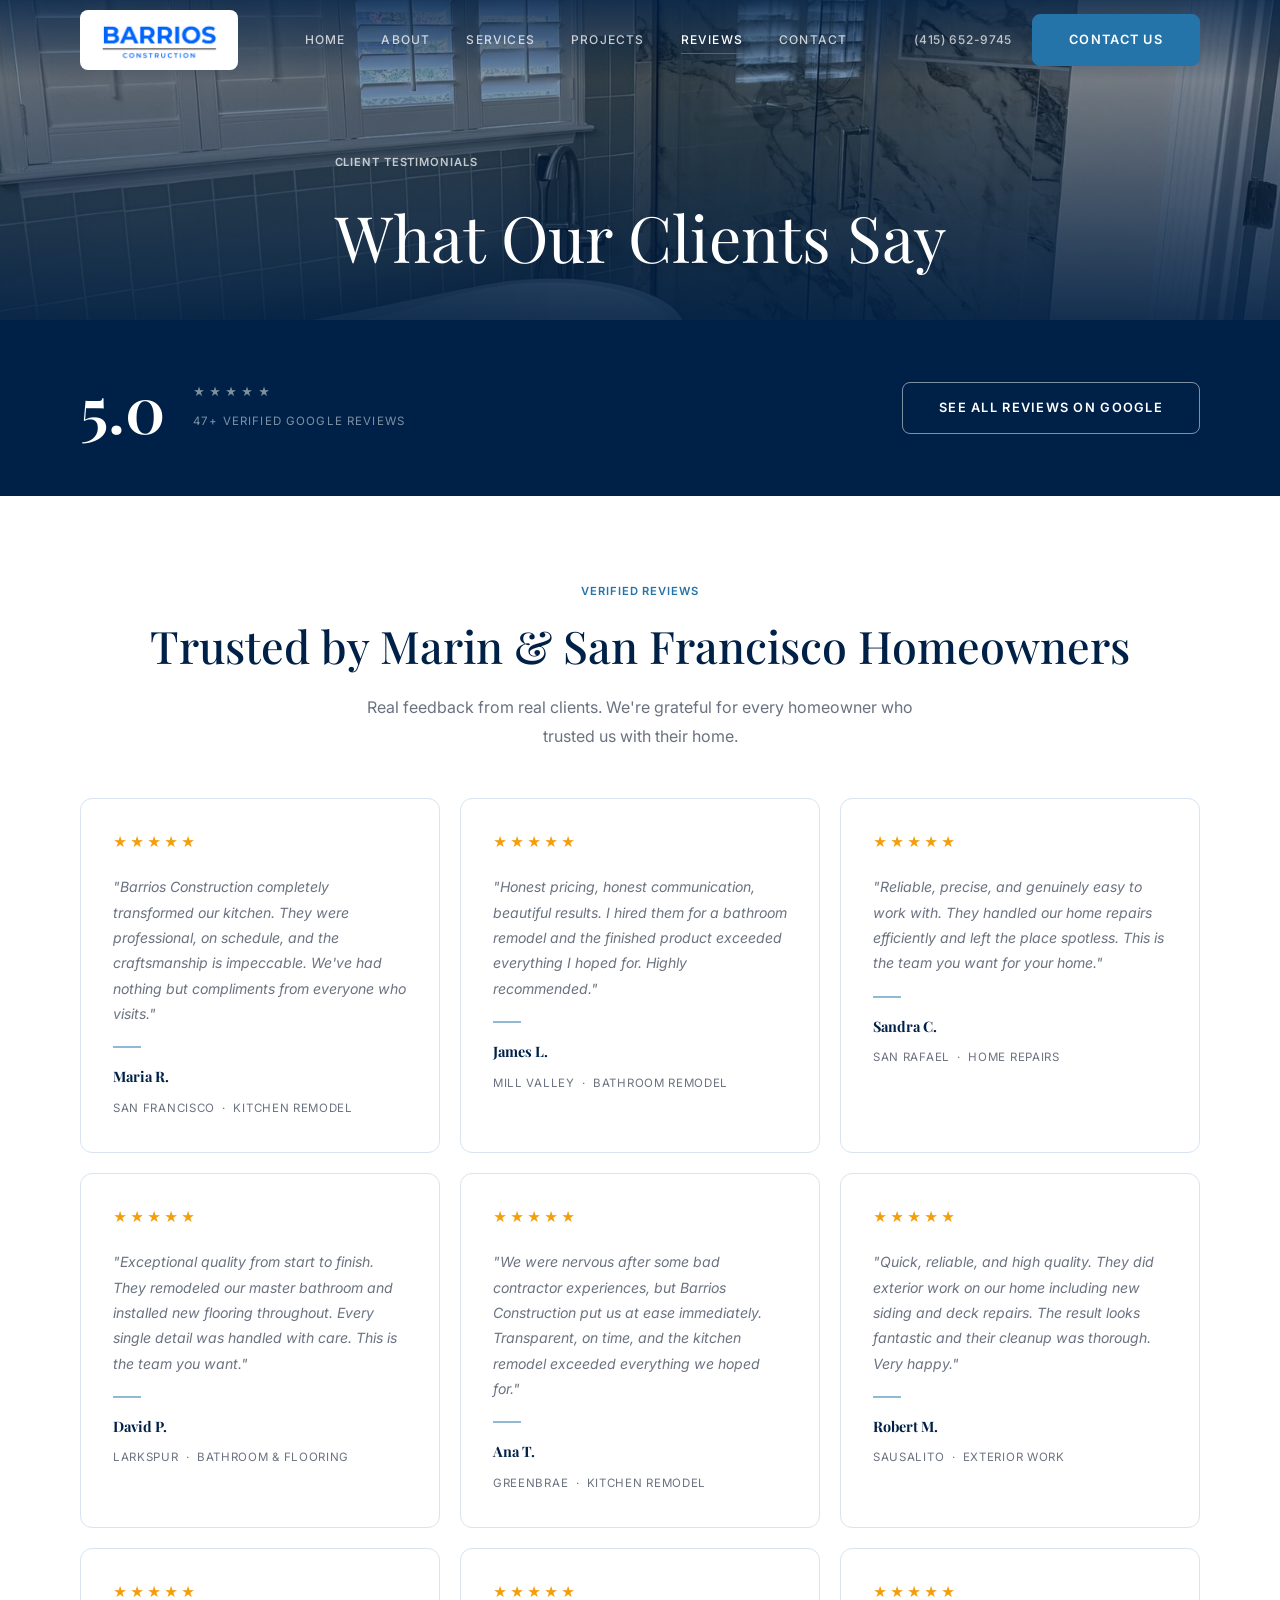
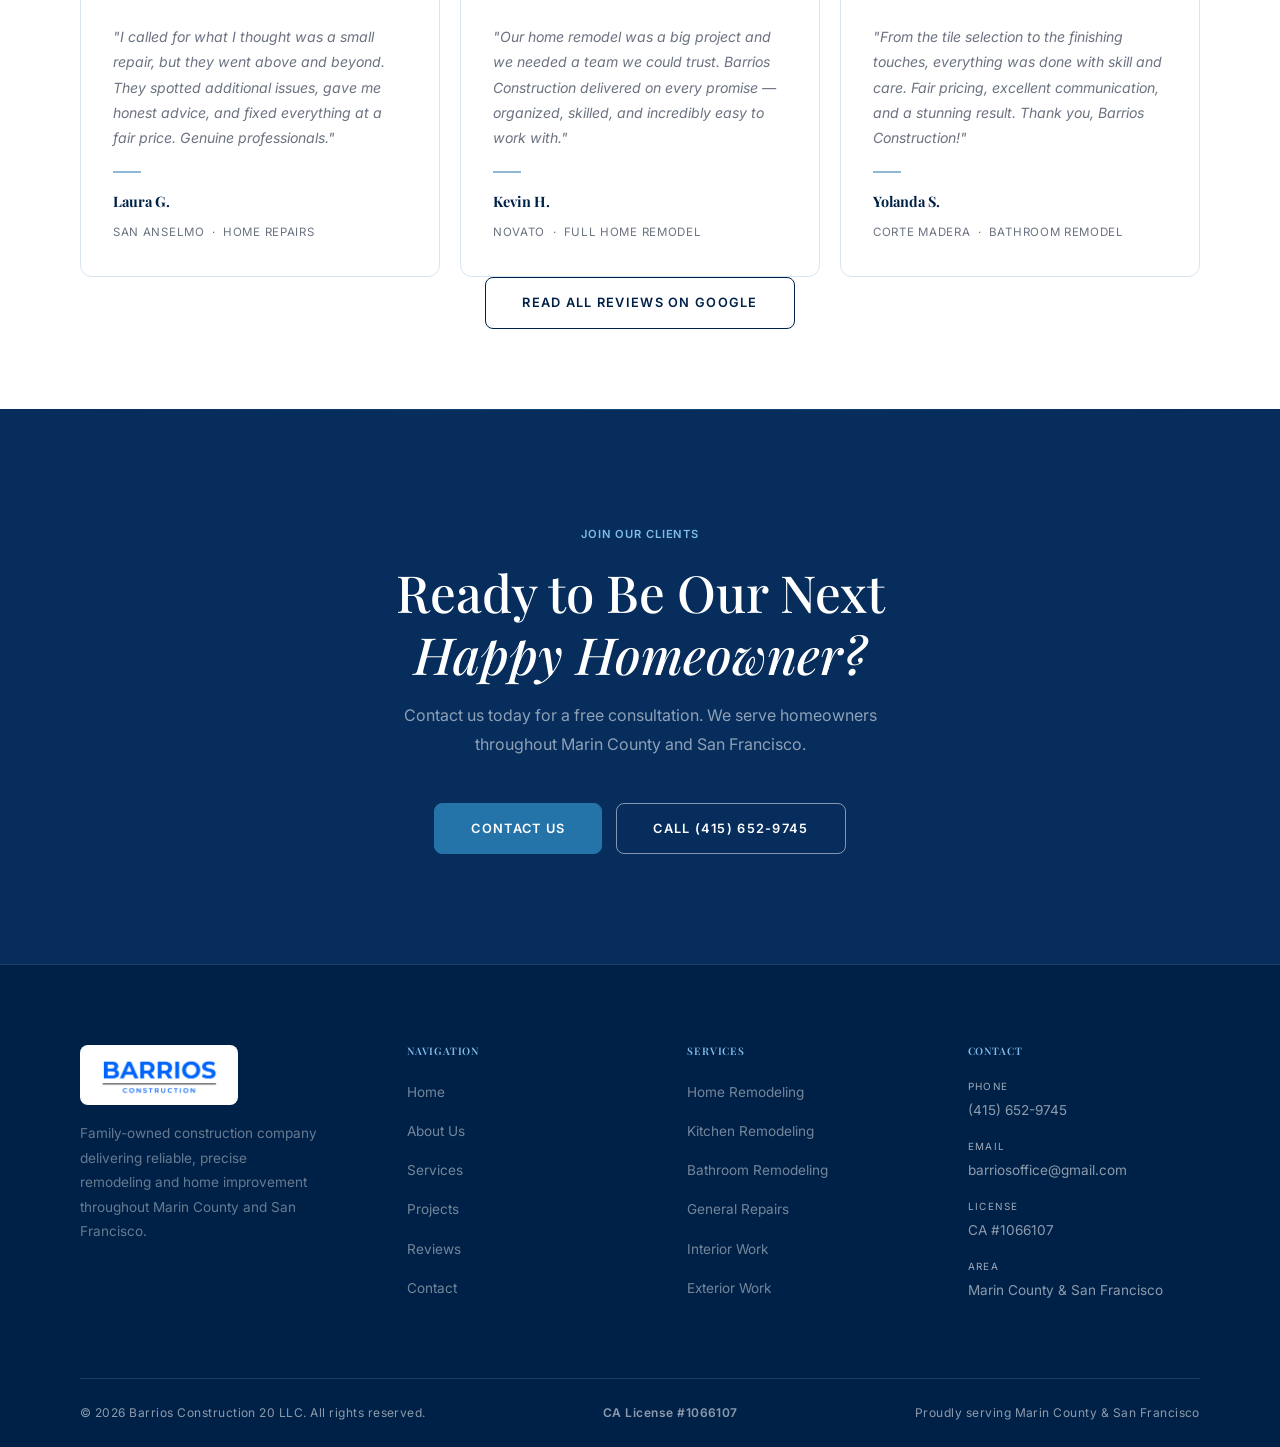
<file: reviews.html>
<!DOCTYPE html>
<html lang="en">
<head>
  <meta charset="UTF-8" />
  <meta name="viewport" content="width=device-width, initial-scale=1.0" />
  <title>Reviews | Barrios Construction 20 LLC — 5-Star Marin County &amp; SF Contractor</title>
  <meta name="description" content="Read customer reviews for Barrios Construction 20 LLC. Homeowners across Marin County and San Francisco give us 5 stars for quality, reliability, and professionalism." />
  <link rel="stylesheet" href="css/styles.css" />

  <link rel="canonical" href="https://barriosconstructions.com/reviews.html" />

  <link rel="icon" type="image/svg+xml" href="/favicon.svg" />
  <link rel="icon" type="image/png" sizes="32x32" href="/favicon-32.png" />
  <link rel="icon" href="/favicon.ico" sizes="32x32 16x16" />
  <link rel="apple-touch-icon" sizes="180x180" href="/apple-touch-icon.png" />
  <meta name="theme-color" content="#002147" />

  <meta property="og:type" content="website" />
  <meta property="og:site_name" content="Barrios Construction 20 LLC" />
  <meta property="og:locale" content="en_US" />
  <meta property="og:url" content="https://barriosconstructions.com/reviews.html" />
  <meta property="og:title" content="Reviews | Barrios Construction 20 LLC — 5-Star Marin County &amp; SF Contractor" />
  <meta property="og:description" content="Read customer reviews for Barrios Construction 20 LLC. Homeowners across Marin County and San Francisco give us 5 stars for quality, reliability, and professionalism." />
  <meta property="og:image" content="https://barriosconstructions.com/images/og-cover.jpg" />
  <meta property="og:image:width" content="1200" />
  <meta property="og:image:height" content="630" />
  <meta property="og:image:alt" content="Kitchen remodel by Barrios Construction in Marin County" />

  <meta name="twitter:card" content="summary_large_image" />
  <meta name="twitter:title" content="Reviews | Barrios Construction 20 LLC — 5-Star Marin County &amp; SF Contractor" />
  <meta name="twitter:description" content="Read customer reviews for Barrios Construction 20 LLC. Homeowners across Marin County and San Francisco give us 5 stars for quality, reliability, and professionalism." />
  <meta name="twitter:image" content="https://barriosconstructions.com/images/og-cover.jpg" />
</head>
<body>

  <header class="site-header">
    <div class="container">
      <div class="header-inner">
        <a href="index.html" class="logo logo-img-wrap">
          <img src="images/barrios-logo.png" width="512" height="179" alt="Barrios Construction" class="logo-img" />
        </a>
        <nav class="main-nav" aria-label="Main">
          <a href="index.html">Home</a>
          <a href="about.html">About</a>
          <a href="services.html">Services</a>
          <a href="projects.html">Projects</a>
          <a href="reviews.html" class="active">Reviews</a>
          <a href="contact.html">Contact</a>
        </nav>
        <div class="header-cta">
          <a href="tel:4156529745" class="header-phone">(415) 652-9745</a>
          <a href="contact.html" class="btn btn-gold">Contact Us</a>
        </div>
        <button class="nav-toggle" aria-label="Menu" aria-expanded="false">
          <span></span><span></span><span></span>
        </button>
      </div>
    </div>
  </header>

  <main>

    <section class="page-hero">
      <div class="page-hero-bg" style="background-image: url('images/projects/bathroom-shower.jpg');"></div>
      <div class="page-hero-overlay"></div>
      <div class="container page-hero-content">
        <span class="eyebrow eyebrow-light">Client Testimonials</span>
        <h1>What Our Clients Say</h1>
      </div>
    </section>

    <!-- RATING INTRO -->
    <section class="section-pad-sm rating-strip">
      <div class="container">
        <div class="rating-strip-inner">
          <div class="rating-strip-left">
            <div class="big-rating">5.0</div>
            <div class="rating-info">
              <div class="stars">
                <span class="star">★</span><span class="star">★</span><span class="star">★</span><span class="star">★</span><span class="star">★</span>
              </div>
              <span>47+ verified Google reviews</span>
            </div>
          </div>
          <a href="https://www.google.com/search?q=barrios+construction+20+llc" target="_blank" rel="noopener noreferrer" class="btn btn-outline-white">
            See All Reviews on Google
          </a>
        </div>
      </div>
    </section>

    <!-- REVIEWS GRID -->
    <section class="section-pad" aria-labelledby="reviews-heading">
      <div class="container">
        <div class="text-center">
          <span class="eyebrow">Verified Reviews</span>
          <h2 class="section-title" id="reviews-heading">Trusted by Marin &amp; San Francisco Homeowners</h2>
          <p class="section-sub">Real feedback from real clients. We're grateful for every homeowner who trusted us with their home.</p>
        </div>

        <div class="testimonials-grid">

          <article class="testimonial-card">
            <div class="stars"><span class="star">★</span><span class="star">★</span><span class="star">★</span><span class="star">★</span><span class="star">★</span></div>
            <p class="testimonial-text">"Barrios Construction completely transformed our kitchen. They were professional, on schedule, and the craftsmanship is impeccable. We've had nothing but compliments from everyone who visits."</p>
            <div class="testimonial-divider"></div>
            <div class="testimonial-author">
              <strong>Maria R.</strong>
              <span>San Francisco &nbsp;·&nbsp; Kitchen Remodel</span>
            </div>
          </article>

          <article class="testimonial-card">
            <div class="stars"><span class="star">★</span><span class="star">★</span><span class="star">★</span><span class="star">★</span><span class="star">★</span></div>
            <p class="testimonial-text">"Honest pricing, honest communication, beautiful results. I hired them for a bathroom remodel and the finished product exceeded everything I hoped for. Highly recommended."</p>
            <div class="testimonial-divider"></div>
            <div class="testimonial-author">
              <strong>James L.</strong>
              <span>Mill Valley &nbsp;·&nbsp; Bathroom Remodel</span>
            </div>
          </article>

          <article class="testimonial-card">
            <div class="stars"><span class="star">★</span><span class="star">★</span><span class="star">★</span><span class="star">★</span><span class="star">★</span></div>
            <p class="testimonial-text">"Reliable, precise, and genuinely easy to work with. They handled our home repairs efficiently and left the place spotless. This is the team you want for your home."</p>
            <div class="testimonial-divider"></div>
            <div class="testimonial-author">
              <strong>Sandra C.</strong>
              <span>San Rafael &nbsp;·&nbsp; Home Repairs</span>
            </div>
          </article>

          <article class="testimonial-card">
            <div class="stars"><span class="star">★</span><span class="star">★</span><span class="star">★</span><span class="star">★</span><span class="star">★</span></div>
            <p class="testimonial-text">"Exceptional quality from start to finish. They remodeled our master bathroom and installed new flooring throughout. Every single detail was handled with care. This is the team you want."</p>
            <div class="testimonial-divider"></div>
            <div class="testimonial-author">
              <strong>David P.</strong>
              <span>Larkspur &nbsp;·&nbsp; Bathroom &amp; Flooring</span>
            </div>
          </article>

          <article class="testimonial-card">
            <div class="stars"><span class="star">★</span><span class="star">★</span><span class="star">★</span><span class="star">★</span><span class="star">★</span></div>
            <p class="testimonial-text">"We were nervous after some bad contractor experiences, but Barrios Construction put us at ease immediately. Transparent, on time, and the kitchen remodel exceeded everything we hoped for."</p>
            <div class="testimonial-divider"></div>
            <div class="testimonial-author">
              <strong>Ana T.</strong>
              <span>Greenbrae &nbsp;·&nbsp; Kitchen Remodel</span>
            </div>
          </article>

          <article class="testimonial-card">
            <div class="stars"><span class="star">★</span><span class="star">★</span><span class="star">★</span><span class="star">★</span><span class="star">★</span></div>
            <p class="testimonial-text">"Quick, reliable, and high quality. They did exterior work on our home including new siding and deck repairs. The result looks fantastic and their cleanup was thorough. Very happy."</p>
            <div class="testimonial-divider"></div>
            <div class="testimonial-author">
              <strong>Robert M.</strong>
              <span>Sausalito &nbsp;·&nbsp; Exterior Work</span>
            </div>
          </article>

          <article class="testimonial-card">
            <div class="stars"><span class="star">★</span><span class="star">★</span><span class="star">★</span><span class="star">★</span><span class="star">★</span></div>
            <p class="testimonial-text">"I called for what I thought was a small repair, but they went above and beyond. They spotted additional issues, gave me honest advice, and fixed everything at a fair price. Genuine professionals."</p>
            <div class="testimonial-divider"></div>
            <div class="testimonial-author">
              <strong>Laura G.</strong>
              <span>San Anselmo &nbsp;·&nbsp; Home Repairs</span>
            </div>
          </article>

          <article class="testimonial-card">
            <div class="stars"><span class="star">★</span><span class="star">★</span><span class="star">★</span><span class="star">★</span><span class="star">★</span></div>
            <p class="testimonial-text">"Our home remodel was a big project and we needed a team we could trust. Barrios Construction delivered on every promise — organized, skilled, and incredibly easy to work with."</p>
            <div class="testimonial-divider"></div>
            <div class="testimonial-author">
              <strong>Kevin H.</strong>
              <span>Novato &nbsp;·&nbsp; Full Home Remodel</span>
            </div>
          </article>

          <article class="testimonial-card">
            <div class="stars"><span class="star">★</span><span class="star">★</span><span class="star">★</span><span class="star">★</span><span class="star">★</span></div>
            <p class="testimonial-text">"From the tile selection to the finishing touches, everything was done with skill and care. Fair pricing, excellent communication, and a stunning result. Thank you, Barrios Construction!"</p>
            <div class="testimonial-divider"></div>
            <div class="testimonial-author">
              <strong>Yolanda S.</strong>
              <span>Corte Madera &nbsp;·&nbsp; Bathroom Remodel</span>
            </div>
          </article>

        </div>

        <div class="text-center">
          <a href="https://www.google.com/search?q=barrios+construction+20+llc" target="_blank" rel="noopener noreferrer" class="btn btn-outline-dark">Read All Reviews on Google</a>
        </div>
      </div>
    </section>

    <!-- CTA -->
    <section class="cta-section" aria-labelledby="cta-reviews-heading">
      <div class="container">
        <span class="eyebrow">Join Our Clients</span>
        <h2 id="cta-reviews-heading">Ready to Be Our Next<br><em>Happy Homeowner?</em></h2>
        <p>Contact us today for a free consultation. We serve homeowners throughout Marin County and San Francisco.</p>
        <div class="cta-btns">
          <a href="contact.html" class="btn btn-gold">Contact Us</a>
          <a href="tel:4156529745" class="btn btn-outline-white">Call (415) 652-9745</a>
        </div>
      </div>
    </section>

  </main>

  <footer class="site-footer">
    <div class="container">
      <div class="footer-top">
        <div class="footer-brand">
          <a href="index.html" class="logo logo-img-wrap">
            <img src="images/barrios-logo.png" width="512" height="179" alt="Barrios Construction" class="logo-img" />
          </a>
          <p class="footer-tagline">Family-owned construction company delivering reliable, precise remodeling and home improvement throughout Marin County and San Francisco.</p>
        </div>
        <div class="footer-col">
          <h3>Navigation</h3>
          <ul>
            <li><a href="index.html">Home</a></li>
            <li><a href="about.html">About Us</a></li>
            <li><a href="services.html">Services</a></li>
            <li><a href="projects.html">Projects</a></li>
            <li><a href="reviews.html">Reviews</a></li>
            <li><a href="contact.html">Contact</a></li>
          </ul>
        </div>
        <div class="footer-col">
          <h3>Services</h3>
          <ul>
            <li><a href="services.html">Home Remodeling</a></li>
            <li><a href="services.html">Kitchen Remodeling</a></li>
            <li><a href="services.html">Bathroom Remodeling</a></li>
            <li><a href="services.html">General Repairs</a></li>
            <li><a href="services.html">Interior Work</a></li>
            <li><a href="services.html">Exterior Work</a></li>
          </ul>
        </div>
        <div class="footer-col">
          <h3>Contact</h3>
          <div class="footer-contact-item">
            <span class="footer-contact-label">Phone</span>
            <a href="tel:4156529745" class="footer-contact-value">(415) 652-9745</a>
          </div>
          <div class="footer-contact-item">
            <span class="footer-contact-label">Email</span>
            <a href="mailto:barriosoffice@gmail.com" class="footer-contact-value">barriosoffice@gmail.com</a>
          </div>
          <div class="footer-contact-item">
            <span class="footer-contact-label">License</span>
            <span class="footer-contact-value">CA #1066107</span>
          </div>
          <div class="footer-contact-item">
            <span class="footer-contact-label">Area</span>
            <span class="footer-contact-value">Marin County &amp; San Francisco</span>
          </div>
        </div>
      </div>
      <div class="footer-bottom">
        <p>&copy; 2026 Barrios Construction 20 LLC. All rights reserved.</p>
        <p class="footer-license">CA License #1066107</p>
        <p>Proudly serving Marin County &amp; San Francisco</p>
      </div>
    </div>
  </footer>

  <script src="js/main.js"></script>
</body>
</html>
</file>
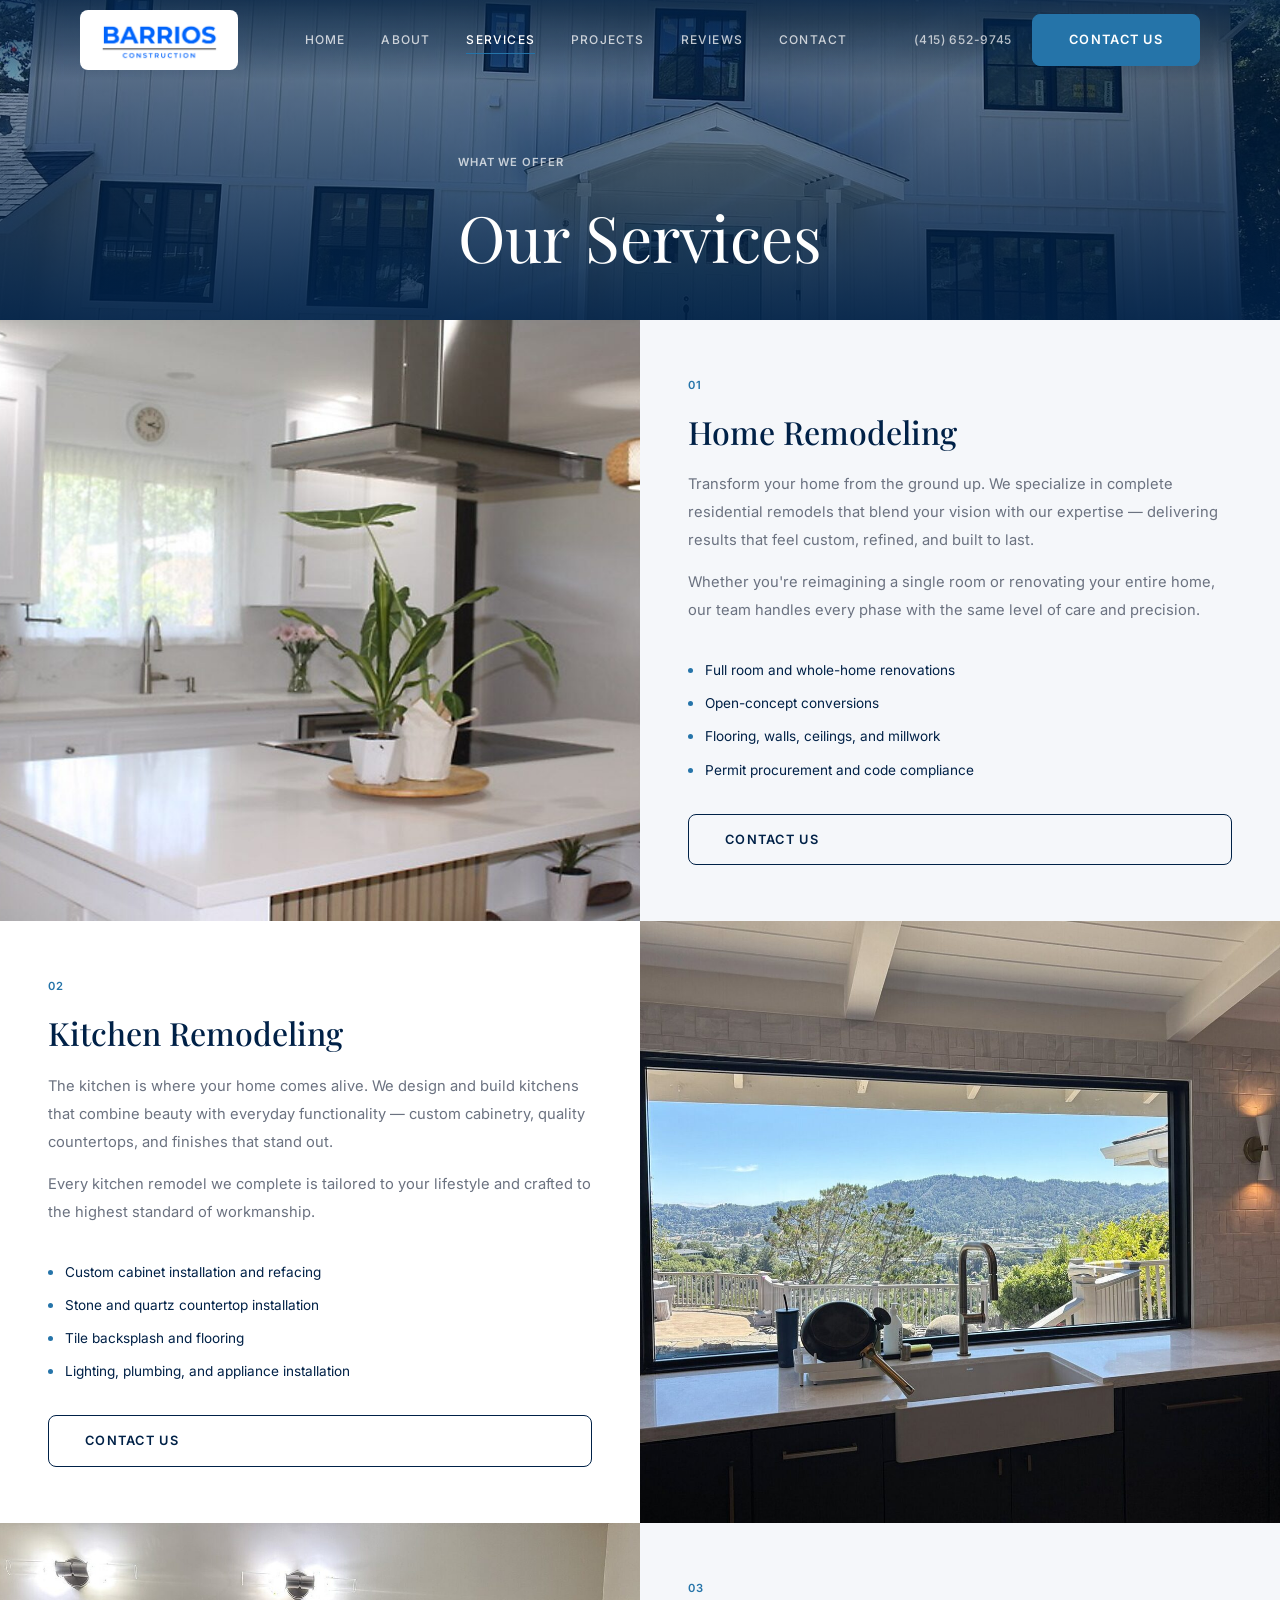
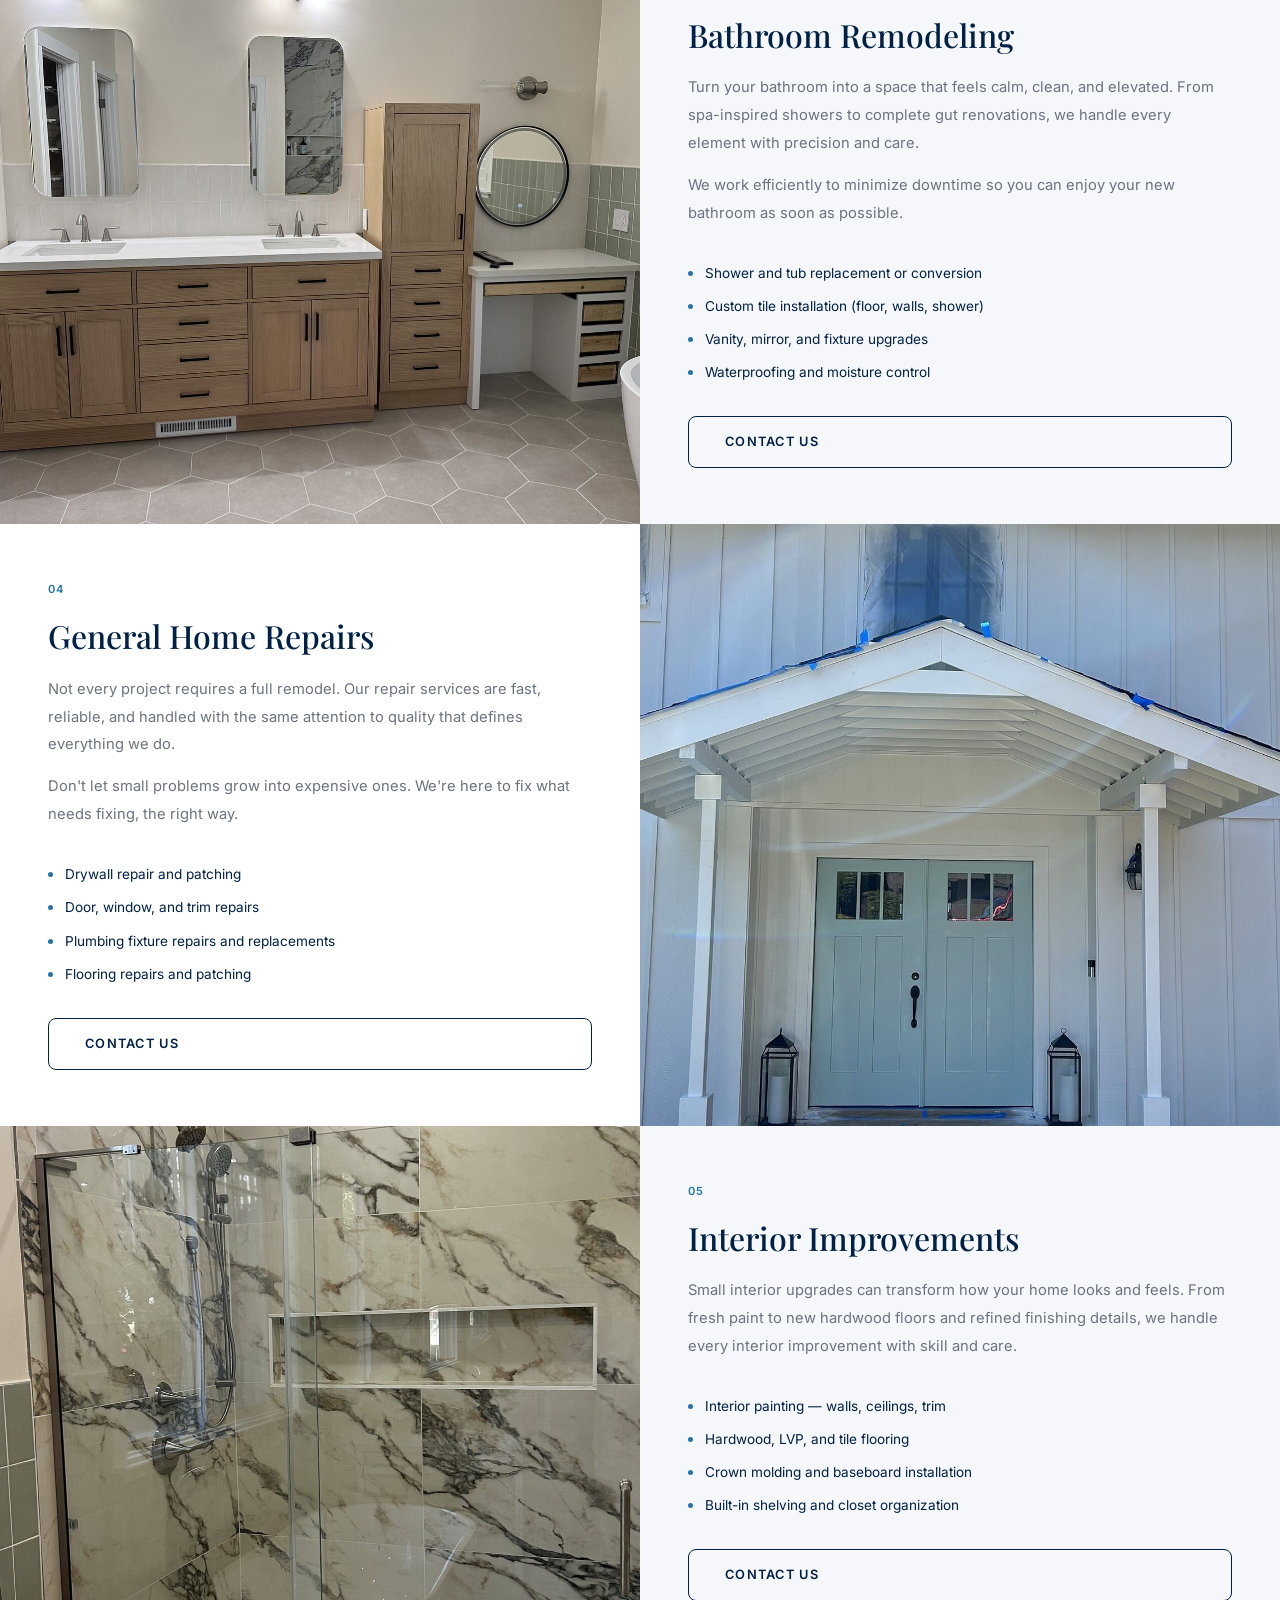
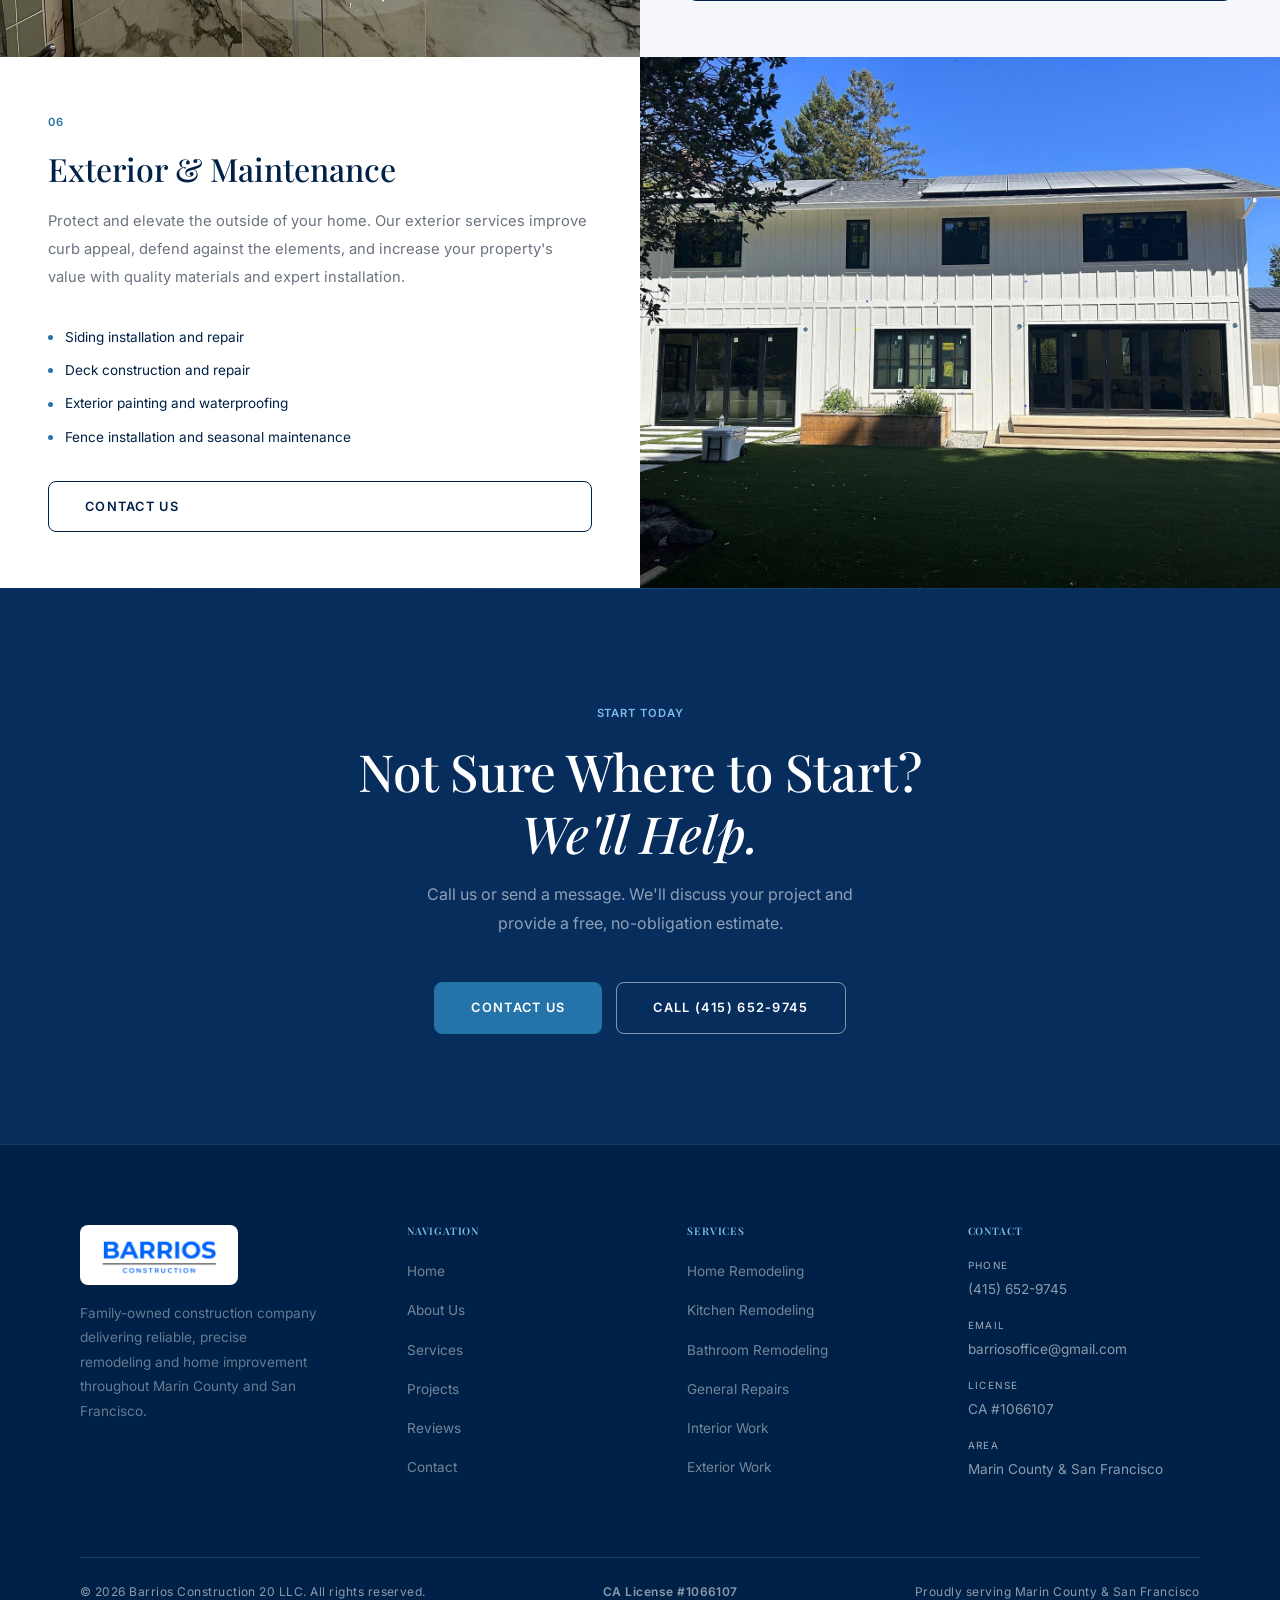
<file: services.html>
<!DOCTYPE html>
<html lang="en">
<head>
  <meta charset="UTF-8" />
  <meta name="viewport" content="width=device-width, initial-scale=1.0" />
  <title>Services | Barrios Construction 20 LLC — Kitchen &amp; Bathroom Remodeling in Marin County &amp; SF</title>
  <meta name="description" content="Kitchen remodeling, bathroom remodeling, home repairs, interior and exterior improvements across Marin County and San Francisco. Get a free estimate from Barrios Construction." />
  <link rel="stylesheet" href="css/styles.css" />

  <link rel="canonical" href="https://barriosconstructions.com/services.html" />

  <link rel="icon" type="image/svg+xml" href="/favicon.svg" />
  <link rel="icon" type="image/png" sizes="32x32" href="/favicon-32.png" />
  <link rel="icon" href="/favicon.ico" sizes="32x32 16x16" />
  <link rel="apple-touch-icon" sizes="180x180" href="/apple-touch-icon.png" />
  <meta name="theme-color" content="#002147" />

  <meta property="og:type" content="website" />
  <meta property="og:site_name" content="Barrios Construction 20 LLC" />
  <meta property="og:locale" content="en_US" />
  <meta property="og:url" content="https://barriosconstructions.com/services.html" />
  <meta property="og:title" content="Services | Barrios Construction 20 LLC — Kitchen &amp; Bathroom Remodeling in Marin County &amp; SF" />
  <meta property="og:description" content="Kitchen remodeling, bathroom remodeling, home repairs, interior and exterior improvements across Marin County and San Francisco. Get a free estimate from Barrios Construction." />
  <meta property="og:image" content="https://barriosconstructions.com/images/og-cover.jpg" />
  <meta property="og:image:width" content="1200" />
  <meta property="og:image:height" content="630" />
  <meta property="og:image:alt" content="Kitchen remodel by Barrios Construction in Marin County" />

  <meta name="twitter:card" content="summary_large_image" />
  <meta name="twitter:title" content="Services | Barrios Construction 20 LLC — Kitchen &amp; Bathroom Remodeling in Marin County &amp; SF" />
  <meta name="twitter:description" content="Kitchen remodeling, bathroom remodeling, home repairs, interior and exterior improvements across Marin County and San Francisco. Get a free estimate from Barrios Construction." />
  <meta name="twitter:image" content="https://barriosconstructions.com/images/og-cover.jpg" />
</head>
<body>

  <header class="site-header">
    <div class="container">
      <div class="header-inner">
        <a href="index.html" class="logo logo-img-wrap">
          <img src="images/barrios-logo.png" width="512" height="179" alt="Barrios Construction" class="logo-img" />
        </a>
        <nav class="main-nav" aria-label="Main">
          <a href="index.html">Home</a>
          <a href="about.html">About</a>
          <a href="services.html" class="active">Services</a>
          <a href="projects.html">Projects</a>
          <a href="reviews.html">Reviews</a>
          <a href="contact.html">Contact</a>
        </nav>
        <div class="header-cta">
          <a href="tel:4156529745" class="header-phone">(415) 652-9745</a>
          <a href="contact.html" class="btn btn-gold">Contact Us</a>
        </div>
        <button class="nav-toggle" aria-label="Menu" aria-expanded="false">
          <span></span><span></span><span></span>
        </button>
      </div>
    </div>
  </header>

  <main>

    <section class="page-hero">
      <div class="page-hero-bg" style="background-image: url('images/projects/exterior-front.jpg');"></div>
      <div class="page-hero-overlay"></div>
      <div class="container page-hero-content">
        <span class="eyebrow eyebrow-light">What We Offer</span>
        <h1>Our Services</h1>
      </div>
    </section>

    <div class="services-list">

      <!-- 1. HOME REMODELING -->
      <div class="service-section" id="home-remodeling">
        <div class="service-section-img">
          <img src="images/projects/clausing/ba-after.jpg" width="1200" height="800" alt="Completed full kitchen remodel by Barrios Construction" loading="lazy" />
        </div>
        <div class="service-section-content">
          <span class="eyebrow">01</span>
          <h2>Home Remodeling</h2>
          <p>Transform your home from the ground up. We specialize in complete residential remodels that blend your vision with our expertise — delivering results that feel custom, refined, and built to last.</p>
          <p>Whether you're reimagining a single room or renovating your entire home, our team handles every phase with the same level of care and precision.</p>
          <ul class="service-features">
            <li><span class="feature-dot"></span>Full room and whole-home renovations</li>
            <li><span class="feature-dot"></span>Open-concept conversions</li>
            <li><span class="feature-dot"></span>Flooring, walls, ceilings, and millwork</li>
            <li><span class="feature-dot"></span>Permit procurement and code compliance</li>
          </ul>
          <a href="contact.html" class="btn btn-outline-dark">Contact Us</a>
        </div>
      </div>

      <!-- 2. KITCHEN -->
      <div class="service-section reverse alt" id="kitchen-remodeling">
        <div class="service-section-img">
          <img src="images/projects/kitchen-sink.jpg" width="1600" height="1193" alt="Modern kitchen remodel with quartz counters and farmhouse sink, Marin County" loading="lazy" />
        </div>
        <div class="service-section-content">
          <span class="eyebrow">02</span>
          <h2>Kitchen Remodeling</h2>
          <p>The kitchen is where your home comes alive. We design and build kitchens that combine beauty with everyday functionality — custom cabinetry, quality countertops, and finishes that stand out.</p>
          <p>Every kitchen remodel we complete is tailored to your lifestyle and crafted to the highest standard of workmanship.</p>
          <ul class="service-features">
            <li><span class="feature-dot"></span>Custom cabinet installation and refacing</li>
            <li><span class="feature-dot"></span>Stone and quartz countertop installation</li>
            <li><span class="feature-dot"></span>Tile backsplash and flooring</li>
            <li><span class="feature-dot"></span>Lighting, plumbing, and appliance installation</li>
          </ul>
          <a href="contact.html" class="btn btn-outline-dark">Contact Us</a>
        </div>
      </div>

      <!-- 3. BATHROOM -->
      <div class="service-section" id="bathroom-remodeling">
        <div class="service-section-img">
          <img src="images/projects/bathroom-vanity.jpg" width="1600" height="1200" alt="Custom double vanity and freestanding tub, bathroom remodel in Marin County" loading="lazy" />
        </div>
        <div class="service-section-content">
          <span class="eyebrow">03</span>
          <h2>Bathroom Remodeling</h2>
          <p>Turn your bathroom into a space that feels calm, clean, and elevated. From spa-inspired showers to complete gut renovations, we handle every element with precision and care.</p>
          <p>We work efficiently to minimize downtime so you can enjoy your new bathroom as soon as possible.</p>
          <ul class="service-features">
            <li><span class="feature-dot"></span>Shower and tub replacement or conversion</li>
            <li><span class="feature-dot"></span>Custom tile installation (floor, walls, shower)</li>
            <li><span class="feature-dot"></span>Vanity, mirror, and fixture upgrades</li>
            <li><span class="feature-dot"></span>Waterproofing and moisture control</li>
          </ul>
          <a href="contact.html" class="btn btn-outline-dark">Contact Us</a>
        </div>
      </div>

      <!-- 4. REPAIRS -->
      <div class="service-section reverse alt" id="home-repairs">
        <div class="service-section-img">
          <img src="images/projects/porch-remodel.jpg" width="1600" height="1067" alt="Exterior entry and trim work by Barrios Construction in Marin County" loading="lazy" />
        </div>
        <div class="service-section-content">
          <span class="eyebrow">04</span>
          <h2>General Home Repairs</h2>
          <p>Not every project requires a full remodel. Our repair services are fast, reliable, and handled with the same attention to quality that defines everything we do.</p>
          <p>Don't let small problems grow into expensive ones. We're here to fix what needs fixing, the right way.</p>
          <ul class="service-features">
            <li><span class="feature-dot"></span>Drywall repair and patching</li>
            <li><span class="feature-dot"></span>Door, window, and trim repairs</li>
            <li><span class="feature-dot"></span>Plumbing fixture repairs and replacements</li>
            <li><span class="feature-dot"></span>Flooring repairs and patching</li>
          </ul>
          <a href="contact.html" class="btn btn-outline-dark">Contact Us</a>
        </div>
      </div>

      <!-- 5. INTERIOR -->
      <div class="service-section" id="interior-improvements">
        <div class="service-section-img">
          <img src="images/projects/bathroom-marble.jpg" width="1600" height="1055" alt="Custom marble tile work by Barrios Construction in Marin County" loading="lazy" />
        </div>
        <div class="service-section-content">
          <span class="eyebrow">05</span>
          <h2>Interior Improvements</h2>
          <p>Small interior upgrades can transform how your home looks and feels. From fresh paint to new hardwood floors and refined finishing details, we handle every interior improvement with skill and care.</p>
          <ul class="service-features">
            <li><span class="feature-dot"></span>Interior painting — walls, ceilings, trim</li>
            <li><span class="feature-dot"></span>Hardwood, LVP, and tile flooring</li>
            <li><span class="feature-dot"></span>Crown molding and baseboard installation</li>
            <li><span class="feature-dot"></span>Built-in shelving and closet organization</li>
          </ul>
          <a href="contact.html" class="btn btn-outline-dark">Contact Us</a>
        </div>
      </div>

      <!-- 6. EXTERIOR -->
      <div class="service-section reverse alt" id="exterior-improvements">
        <div class="service-section-img">
          <img src="images/projects/exterior-wide.jpg" width="1600" height="1200" alt="Siding, deck and rear exterior work by Barrios Construction" loading="lazy" />
        </div>
        <div class="service-section-content">
          <span class="eyebrow">06</span>
          <h2>Exterior &amp; Maintenance</h2>
          <p>Protect and elevate the outside of your home. Our exterior services improve curb appeal, defend against the elements, and increase your property's value with quality materials and expert installation.</p>
          <ul class="service-features">
            <li><span class="feature-dot"></span>Siding installation and repair</li>
            <li><span class="feature-dot"></span>Deck construction and repair</li>
            <li><span class="feature-dot"></span>Exterior painting and waterproofing</li>
            <li><span class="feature-dot"></span>Fence installation and seasonal maintenance</li>
          </ul>
          <a href="contact.html" class="btn btn-outline-dark">Contact Us</a>
        </div>
      </div>

    </div>

    <!-- CTA -->
    <section class="cta-section" aria-labelledby="cta-services-heading">
      <div class="container">
        <span class="eyebrow">Start Today</span>
        <h2 id="cta-services-heading">Not Sure Where to Start?<br><em>We'll Help.</em></h2>
        <p>Call us or send a message. We'll discuss your project and provide a free, no-obligation estimate.</p>
        <div class="cta-btns">
          <a href="contact.html" class="btn btn-gold">Contact Us</a>
          <a href="tel:4156529745" class="btn btn-outline-white">Call (415) 652-9745</a>
        </div>
      </div>
    </section>

  </main>

  <footer class="site-footer">
    <div class="container">
      <div class="footer-top">
        <div class="footer-brand">
          <a href="index.html" class="logo logo-img-wrap">
            <img src="images/barrios-logo.png" width="512" height="179" alt="Barrios Construction" class="logo-img" />
          </a>
          <p class="footer-tagline">Family-owned construction company delivering reliable, precise remodeling and home improvement throughout Marin County and San Francisco.</p>
        </div>
        <div class="footer-col">
          <h3>Navigation</h3>
          <ul>
            <li><a href="index.html">Home</a></li>
            <li><a href="about.html">About Us</a></li>
            <li><a href="services.html">Services</a></li>
            <li><a href="projects.html">Projects</a></li>
            <li><a href="reviews.html">Reviews</a></li>
            <li><a href="contact.html">Contact</a></li>
          </ul>
        </div>
        <div class="footer-col">
          <h3>Services</h3>
          <ul>
            <li><a href="#home-remodeling">Home Remodeling</a></li>
            <li><a href="#kitchen-remodeling">Kitchen Remodeling</a></li>
            <li><a href="#bathroom-remodeling">Bathroom Remodeling</a></li>
            <li><a href="#home-repairs">General Repairs</a></li>
            <li><a href="#interior-improvements">Interior Work</a></li>
            <li><a href="#exterior-improvements">Exterior Work</a></li>
          </ul>
        </div>
        <div class="footer-col">
          <h3>Contact</h3>
          <div class="footer-contact-item">
            <span class="footer-contact-label">Phone</span>
            <a href="tel:4156529745" class="footer-contact-value">(415) 652-9745</a>
          </div>
          <div class="footer-contact-item">
            <span class="footer-contact-label">Email</span>
            <a href="mailto:barriosoffice@gmail.com" class="footer-contact-value">barriosoffice@gmail.com</a>
          </div>
          <div class="footer-contact-item">
            <span class="footer-contact-label">License</span>
            <span class="footer-contact-value">CA #1066107</span>
          </div>
          <div class="footer-contact-item">
            <span class="footer-contact-label">Area</span>
            <span class="footer-contact-value">Marin County &amp; San Francisco</span>
          </div>
        </div>
      </div>
      <div class="footer-bottom">
        <p>&copy; 2026 Barrios Construction 20 LLC. All rights reserved.</p>
        <p class="footer-license">CA License #1066107</p>
        <p>Proudly serving Marin County &amp; San Francisco</p>
      </div>
    </div>
  </footer>

  <script src="js/main.js"></script>
</body>
</html>
</file>
<file: css/styles.css>
/* ============================================================
   Barrios Construction 20 LLC — Luxury Redesign
   ============================================================ */

@import url('https://fonts.googleapis.com/css2?family=Playfair+Display:ital,wght@0,400;0,500;0,600;0,700;1,400;1,500&family=Inter:wght@300;400;500;600&display=swap');

/* ---------- Variables ---------- */
:root {
  --dark:        #002147;
  --dark-2:      #062D5C;
  --dark-3:      #0E3870;
  --accent:        #2574A9;
  --accent-light:  #3A8DC4;
  /* Accent legible on the navy backgrounds — #2574A9 is only 3.17:1 there. */
  --accent-on-dark: #7FBBE8;
  --white:       #FFFFFF;
  --off-white:   #F5F7FA;
  --gray:        #6B7280;
  --gray-light:  #9AAFC8;
  --border:      rgba(255,255,255,0.12);
  --border-dark: #D8E4F0;
  --max-width:   1200px;
  --header-h:    80px;
  --transition:  0.3s ease;
  --serif:       'Playfair Display', Georgia, serif;
  --sans:        'Inter', -apple-system, sans-serif;
}

/* ---------- Reset ---------- */
*, *::before, *::after { box-sizing: border-box; margin: 0; padding: 0; }
html { scroll-behavior: smooth; font-size: 16px; }
body {
  font-family: var(--sans);
  background: var(--white);
  color: var(--dark);
  line-height: 1.7;
  -webkit-font-smoothing: antialiased;
}
img { max-width: 100%; height: auto; display: block; }
a { color: inherit; text-decoration: none; }
ul { list-style: none; }
button { cursor: pointer; border: none; background: none; font-family: inherit; }

/* ---------- Utilities ---------- */
.container {
  max-width: var(--max-width);
  margin: 0 auto;
  padding: 0 40px;
}

.section-pad    { padding: 80px 0; }
.section-pad-sm { padding: 56px 0; }

.eyebrow {
  display: inline-block;
  font-family: var(--sans);
  font-size: 0.7rem;
  font-weight: 600;
  letter-spacing: 0.08em;
  text-transform: uppercase;
  color: var(--accent);
  margin-bottom: 18px;
}

.eyebrow-light { color: rgba(255,255,255,0.72); }

/* .eyebrow uses --accent, which fails AA on navy — lift it on dark sections */
.cta-section .eyebrow,
.featured-projects .eyebrow,
.split-content.dark .eyebrow,
.hero-eyebrow { color: var(--accent-on-dark); }

h1, h2, h3 { font-family: var(--serif); font-weight: 500; line-height: 1.2; }

.section-title {
  font-size: clamp(2rem, 3.5vw, 3rem);
  color: var(--dark);
  margin-bottom: 20px;
}

.section-title-light { color: var(--white); }

.section-sub {
  font-size: 1rem;
  color: var(--gray);
  max-width: 560px;
  line-height: 1.8;
}

.text-center { text-align: center; }
.text-center .section-sub,
.featured-projects-intro .section-sub,
.services-intro .section-sub { margin-left: auto; margin-right: auto; }

/* ---------- Buttons ---------- */
.btn {
  display: inline-flex;
  align-items: center;
  gap: 10px;
  padding: 14px 36px;
  border-radius: 8px;
  font-family: var(--sans);
  font-size: 0.8rem;
  font-weight: 600;
  letter-spacing: 0.1em;
  text-transform: uppercase;
  transition: all var(--transition);
  white-space: nowrap;
}

.btn-gold {
  background: var(--accent);
  color: var(--white);
  border: 1px solid var(--accent);
}
.btn-gold:hover {
  background: var(--accent-light);
  border-color: var(--accent-light);
}

.btn-outline-white {
  background: transparent;
  color: var(--white);
  border: 1px solid rgba(255,255,255,0.5);
}
.btn-outline-white:hover {
  background: var(--white);
  color: var(--dark);
  border-color: var(--white);
}

/* Ensure site header scrolled state uses deep navy */
/* (already handled by --dark variable) */

.btn-outline-dark {
  background: transparent;
  color: var(--dark);
  border: 1px solid var(--dark);
}
.btn-outline-dark:hover {
  background: var(--dark);
  color: var(--white);
}

.btn-outline-gold {
  background: transparent;
  color: var(--accent);
  border: 1px solid var(--accent);
}
.btn-outline-gold:hover {
  background: var(--accent);
  color: var(--white);
}

/* ---------- Header ---------- */
.site-header {
  position: fixed;
  top: 0;
  left: 0;
  right: 0;
  z-index: 1000;
  height: var(--header-h);
  transition: background var(--transition), box-shadow var(--transition);
}

/* Scrim so the white nav stays readable over bright hero photos before scroll */
.site-header::before {
  content: '';
  position: absolute;
  inset: 0;
  background: linear-gradient(to bottom, rgba(0,33,71,0.78) 0%, rgba(0,33,71,0.42) 55%, rgba(0,33,71,0) 100%);
  pointer-events: none;
  transition: opacity var(--transition);
}

.site-header.scrolled {
  background: var(--dark);
  box-shadow: 0 2px 40px rgba(0,0,0,0.3);
}

.site-header.scrolled::before { opacity: 0; }

.header-inner {
  position: relative;
  z-index: 1;
  display: flex;
  align-items: center;
  justify-content: space-between;
  height: var(--header-h);
}

/* Logo */
.logo {
  display: flex;
  flex-direction: column;
  line-height: 1.2;
}

.logo-img-wrap {
  display: flex;
  align-items: center;
  justify-content: center;
  overflow: visible;
  border-radius: 8px;
  background: #fff;
  padding: 8px 16px;
}
.logo-img {
  height: 44px;
  width: auto;
  display: block;
  object-fit: contain;
  padding: 0;
  background: transparent;
  border-radius: 0;
}

/* Nav */
.main-nav {
  display: flex;
  align-items: center;
  gap: 36px;
}
.main-nav a {
  font-size: 0.75rem;
  font-weight: 500;
  letter-spacing: 0.1em;
  text-transform: uppercase;
  color: rgba(255,255,255,0.75);
  transition: color var(--transition);
  position: relative;
}
.main-nav a::after {
  content: '';
  position: absolute;
  bottom: -4px;
  left: 0;
  width: 0;
  height: 1px;
  background: var(--accent);
  transition: width var(--transition);
}
.main-nav a:hover,
.main-nav a.active {
  color: var(--white);
}
.main-nav a:hover::after,
.main-nav a.active::after {
  width: 100%;
}

.header-cta {
  display: flex;
  align-items: center;
  gap: 20px;
}

.header-phone {
  font-size: 0.75rem;
  font-weight: 500;
  letter-spacing: 0.06em;
  color: rgba(255,255,255,0.7);
  transition: color var(--transition);
}
.header-phone:hover { color: var(--accent); }

.nav-toggle {
  display: none;
  flex-direction: column;
  gap: 5px;
  padding: 6px;
}
.nav-toggle span {
  display: block;
  width: 24px;
  height: 1.5px;
  background: var(--white);
  border-radius: 2px;
  transition: all var(--transition);
}
.nav-toggle.open span:nth-child(1) { transform: rotate(45deg) translate(4.5px, 4.5px); }
.nav-toggle.open span:nth-child(2) { opacity: 0; }
.nav-toggle.open span:nth-child(3) { transform: rotate(-45deg) translate(4.5px, -4.5px); }

/* ---------- Hero ---------- */
.hero {
  position: relative;
  height: 100vh;
  min-height: 680px;
  display: flex;
  align-items: center;
  justify-content: center;
  text-align: center;
  overflow: hidden;
}

.hero-bg {
  position: absolute;
  inset: 0;
  background-image: url('../images/projects/terra-linda/kitchen-after.jpg');
  background-size: cover;
  background-position: center;
}

.hero-overlay {
  position: absolute;
  inset: 0;
  background: linear-gradient(to bottom,
    rgba(0,33,71,0.45) 0%,
    rgba(0,33,71,0.35) 60%,
    rgba(0,33,71,0.65) 100%
  );
}

.hero-content {
  position: relative;
  z-index: 2;
  max-width: 820px;
  padding: 0 20px;
}

.hero-eyebrow {
  font-size: 0.7rem;
  font-weight: 500;
  letter-spacing: 0.22em;
  text-transform: uppercase;
  color: var(--accent);
  margin-bottom: 28px;
  display: flex;
  align-items: center;
  justify-content: center;
  gap: 14px;
}
.hero-eyebrow::before,
.hero-eyebrow::after {
  content: '';
  display: inline-block;
  width: 40px;
  height: 1px;
  background: var(--accent);
  opacity: 0.7;
}

.hero h1 {
  font-size: clamp(2.8rem, 6vw, 5rem);
  font-weight: 400;
  color: var(--white);
  line-height: 1.1;
  margin-bottom: 24px;
  letter-spacing: -0.01em;
}

.hero h1 em {
  font-style: italic;
  color: rgba(255,255,255,0.85);
}

.hero-sub {
  font-size: 1rem;
  color: rgba(255,255,255,0.7);
  max-width: 480px;
  margin: 0 auto 44px;
  line-height: 1.75;
  font-weight: 300;
}

.hero-btns {
  display: flex;
  justify-content: center;
  flex-wrap: wrap;
  gap: 14px;
}
.hero-btns .btn {
  justify-content: center;
  text-align: center;
}

@keyframes scrollPulse {
  0%, 100% { opacity: 0.4; }
  50% { opacity: 1; }
}

/* ---------- Intro Strip ---------- */
.intro-strip {
  background: var(--dark);
  padding: 50px 0;
}

.intro-strip-inner {
  display: grid;
  grid-template-columns: repeat(4, 1fr);
  gap: 0;
  text-align: center;
}

.intro-stat {
  padding: 20px 30px;
  border-right: 1px solid var(--border);
}
.intro-stat:last-child { border-right: none; }

.intro-stat strong {
  display: block;
  font-family: var(--serif);
  font-size: 2.5rem;
  font-weight: 500;
  color: var(--white);
  line-height: 1;
  margin-bottom: 8px;
}

.intro-stat span {
  font-size: 0.7rem;
  font-weight: 500;
  letter-spacing: 0.12em;
  text-transform: uppercase;
  color: rgba(255,255,255,0.72);
}

/* ---------- About / Story ---------- */
.split-section {
  display: grid;
  grid-template-columns: 1fr 1fr;
  min-height: 600px;
}

.split-img {
  position: relative;
  overflow: hidden;
}

.split-img img {
  width: 100%;
  height: 100%;
  object-fit: cover;
  transition: transform 0.7s ease;
}

.split-img:hover img { transform: scale(1.03); }

.split-content {
  padding: 60px 56px;
  display: flex;
  flex-direction: column;
  justify-content: center;
}

.split-content.dark {
  background: var(--dark);
}

.split-content.light {
  background: var(--off-white);
}

.split-content p {
  font-size: 0.95rem;
  color: var(--gray);
  line-height: 1.9;
  margin-bottom: 16px;
}

.split-content.dark p { color: rgba(255,255,255,0.6); }
.split-content.dark .section-title { color: var(--white); }

.values-list {
  margin: 28px 0 36px;
  display: flex;
  flex-direction: column;
  gap: 16px;
}

.value-item {
  display: flex;
  align-items: flex-start;
  gap: 14px;
  padding-bottom: 16px;
  border-bottom: 1px solid var(--border-dark);
}

.value-item:last-child { border-bottom: none; padding-bottom: 0; }

.value-line {
  width: 24px;
  height: 1px;
  background: var(--accent);
  margin-top: 12px;
  flex-shrink: 0;
}

.value-item h4 {
  font-family: var(--serif);
  font-size: 1rem;
  font-weight: 500;
  color: var(--dark);
  margin-bottom: 4px;
}

.value-item p {
  font-size: 0.85rem;
  color: var(--gray);
  margin-bottom: 0;
  border-bottom: none;
}

.split-content.dark .value-item {
  border-bottom-color: var(--border);
}
.split-content.dark .value-item h4 { color: var(--white); }

/* ---------- Services ---------- */
.services-intro {
  max-width: 640px;
  margin-bottom: 70px;
}

.services-grid {
  display: grid;
  grid-template-columns: repeat(3, 1fr);
  gap: 1.25rem;
  background: transparent;
  border: none;
}

.service-card {
  background: var(--off-white);
  padding: 2rem;
  border-radius: 12px;
  border: 1px solid var(--border-dark);
  transition: transform var(--transition), box-shadow var(--transition);
  cursor: default;
}

.service-card:hover {
  transform: translateY(-3px);
  box-shadow: 0 12px 32px rgba(0,0,0,0.08);
}

.service-num {
  font-family: var(--serif);
  font-size: 0.8rem;
  color: var(--accent);
  letter-spacing: 0.1em;
  margin-bottom: 24px;
  display: block;
}

.service-card h3 {
  font-size: 1.3rem;
  font-weight: 500;
  color: var(--dark);
  margin-bottom: 16px;
}

.service-card p {
  font-size: 0.875rem;
  color: var(--gray);
  line-height: 1.8;
  margin-bottom: 0;
}

/* ---------- Full-bleed Image Banner ---------- */
.img-banner {
  position: relative;
  height: 500px;
  overflow: hidden;
}

.img-banner img {
  width: 100%;
  height: 100%;
  object-fit: cover;
}

.img-banner-overlay {
  position: absolute;
  inset: 0;
  background: rgba(0,33,71,0.65);
  display: flex;
  align-items: center;
  justify-content: center;
  flex-direction: column;
  text-align: center;
  padding: 40px;
}

.img-banner-overlay h2 {
  font-size: clamp(2rem, 4vw, 3.5rem);
  color: var(--white);
  font-weight: 400;
  margin-bottom: 12px;
}

.img-banner-overlay p {
  font-size: 1rem;
  color: rgba(255,255,255,0.7);
  margin-bottom: 36px;
  max-width: 480px;
  line-height: 1.75;
}

/* ---------- Gallery ---------- */
.gallery-filters {
  margin-bottom: 0;
  display: flex;
  align-items: center;
  gap: 8px;
  margin-bottom: 48px;
  flex-wrap: wrap;
}

.filter-btn {
  padding: 9px 24px;
  border-radius: 8px;
  border: 1px solid var(--border-dark);
  font-size: 0.72rem;
  font-weight: 600;
  letter-spacing: 0.1em;
  text-transform: uppercase;
  color: var(--gray);
  transition: all var(--transition);
}
.filter-btn:hover,
.filter-btn.active {
  border-color: var(--dark);
  background: var(--dark);
  color: var(--white);
}

/* Grid, not CSS columns: keeps reading order left-to-right and stops items
   jumping between columns when the category filter hides tiles. */
.gallery-masonry {
  display: grid;
  grid-template-columns: repeat(3, 1fr);
  gap: 16px;
}

.gallery-item {
  overflow: hidden;
  position: relative;
  cursor: pointer;
  aspect-ratio: 4 / 3;
}

.gallery-item img {
  width: 100%;
  height: 100%;
  object-fit: cover;
  display: block;
  transition: transform 0.5s ease;
}

.gallery-item:hover img { transform: scale(1.04); }

.gallery-item-overlay {
  position: absolute;
  inset: 0;
  background: rgba(0,33,71,0);
  display: flex;
  align-items: center;
  justify-content: center;
  transition: background var(--transition);
}

.gallery-item:hover .gallery-item-overlay {
  background: rgba(0,33,71,0.40);
}

.gallery-item-overlay span {
  color: var(--white);
  font-size: 0.7rem;
  font-weight: 600;
  letter-spacing: 0.15em;
  text-transform: uppercase;
  opacity: 0;
  transform: translateY(8px);
  transition: all var(--transition);
}

.gallery-item:hover .gallery-item-overlay span {
  opacity: 1;
  transform: translateY(0);
}

.gallery-item.hidden { display: none; }

/* ---------- Featured Projects ---------- */
.featured-projects {
  background: var(--dark);
  padding: 100px 0;
}

.featured-projects-intro {
  text-align: center;
  margin-bottom: 80px;
}

.featured-projects-intro .section-title {
  color: var(--white);
  margin-top: 10px;
}

.featured-project {
  max-width: 1100px;
  margin: 0 auto 96px;
}

.featured-project:last-child { margin-bottom: 0; }

/* Project info below slider */
.ba-info {
  background: #0f1a26;
  padding: 28px 36px;
  border-radius: 0 0 4px 4px;
  display: flex;
  align-items: flex-start;
  justify-content: space-between;
  gap: 24px;
  flex-wrap: wrap;
}

.ba-info-text h3 {
  color: var(--white);
  font-size: 1.25rem;
  font-weight: 400;
  margin-bottom: 6px;
}

.ba-info-text p {
  color: rgba(255,255,255,0.5);
  font-size: 0.85rem;
  line-height: 1.7;
  max-width: 540px;
}

.ba-tags {
  display: flex;
  gap: 8px;
  flex-wrap: wrap;
  margin-top: 14px;
}

.ba-tag {
  font-size: 0.6rem;
  font-weight: 600;
  letter-spacing: 0.12em;
  text-transform: uppercase;
  padding: 5px 12px;
  border: 1px solid rgba(255,255,255,0.15);
  color: rgba(255,255,255,0.45);
  border-radius: 2px;
}

.ba-location {
  font-size: 0.7rem;
  font-weight: 500;
  letter-spacing: 0.1em;
  text-transform: uppercase;
  color: var(--accent);
  white-space: nowrap;
  padding-top: 4px;
}

/* Side-by-side before/after panels */
.ba-sidebyside {
  display: grid;
  grid-template-columns: 1fr 1fr;
  gap: 4px;
  border-radius: 4px 4px 0 0;
  overflow: hidden;
}

.ba-panel {
  position: relative;
  aspect-ratio: 3/2;
  overflow: hidden;
}

.ba-panel img {
  width: 100%;
  height: 100%;
  object-fit: cover;
  display: block;
  transition: transform 0.5s ease;
}

.ba-panel:hover img { transform: scale(1.03); }

.ba-panel-label {
  position: absolute;
  bottom: 16px; left: 16px;
  font-size: 0.6rem;
  font-weight: 700;
  letter-spacing: 0.14em;
  text-transform: uppercase;
  padding: 5px 12px;
  color: var(--white);
  backdrop-filter: blur(4px);
}

.ba-panel-label.before { background: rgba(20,20,20,0.72); }
.ba-panel-label.after  { background: rgba(37,116,169,0.90); }
.ba-panel-label.result { background: rgba(37,116,169,0.90); }

/* Terra Linda full-width kitchen showcase */
.tl-showcase-full {
  position: relative;
  aspect-ratio: 3/2;
  border-radius: 4px 4px 0 0;
  overflow: hidden;
}

.tl-showcase-full img {
  width: 100%;
  height: 100%;
  object-fit: cover;
  display: block;
}

@media (max-width: 600px) {
  .ba-sidebyside { grid-template-columns: 1fr; }
  .ba-panel { aspect-ratio: 4/3; }
}

/* ---------- Testimonials ---------- */
.testimonials-section {
  background: var(--off-white);
}

.testimonials-grid {
  display: grid;
  grid-template-columns: repeat(3, 1fr);
  gap: 1.25rem;
  margin-top: 48px;
}

.testimonial-card {
  background: var(--white);
  border: 1px solid var(--border-dark);
  border-radius: 12px;
  padding: 2rem;
  transition: transform var(--transition), box-shadow var(--transition);
}

.testimonial-card:hover {
  transform: translateY(-3px);
  box-shadow: 0 12px 32px rgba(0,0,0,0.08);
}

.testimonial-text {
  font-size: 0.88rem;
  color: var(--gray);
  line-height: 1.8;
  margin-bottom: 1.25rem;
  font-style: italic;
}

.testimonial-divider {
  width: 28px;
  height: 2px;
  background: var(--accent);
  margin-bottom: 16px;
  opacity: 0.5;
}

.testimonial-author strong {
  display: block;
  font-family: var(--serif);
  font-size: 0.9rem;
  color: var(--dark);
  margin-bottom: 4px;
}

.testimonial-author span {
  font-size: 0.72rem;
  letter-spacing: 0.06em;
  text-transform: uppercase;
  color: var(--gray);
}

.stars {
  display: flex;
  gap: 3px;
  margin-bottom: 20px;
}

.star { color: #F59E0B; font-size: 0.85rem; }

/* ---------- CTA Dark Section ---------- */
.cta-section {
  background: var(--dark-2);
  padding: 110px 0;
  text-align: center;
  position: relative;
  overflow: hidden;
}

.cta-section::before {
  content: '';
  position: absolute;
  top: 0; left: 0; right: 0;
  height: 1px;
  background: linear-gradient(to right, transparent, var(--accent), transparent);
  opacity: 0.4;
}

.cta-section h2 {
  font-size: clamp(2.2rem, 4vw, 3.5rem);
  color: var(--white);
  margin-bottom: 16px;
}

.cta-section p {
  font-size: 1rem;
  color: rgba(255,255,255,0.55);
  max-width: 480px;
  margin: 0 auto 44px;
  line-height: 1.8;
}

.cta-btns {
  display: flex;
  justify-content: center;
  flex-wrap: wrap;
  gap: 14px;
}

/* ---------- Page Hero (inner pages) ---------- */
.page-hero {
  position: relative;
  height: 320px;
  display: flex;
  align-items: flex-end;
  padding-bottom: 48px;
  overflow: hidden;
}

.page-hero-bg {
  position: absolute;
  inset: 0;
  background-size: cover;
  background-position: center;
}

.page-hero-overlay {
  position: absolute;
  inset: 0;
  background: linear-gradient(to top, rgba(0,33,71,0.90) 0%, rgba(0,33,71,0.30) 100%);
}

.page-hero-content {
  position: relative;
  z-index: 2;
}

.page-hero h1 {
  font-size: clamp(2.5rem, 5vw, 4rem);
  color: var(--white);
  font-weight: 400;
  line-height: 1.1;
  margin-top: 12px;
}

/* ---------- Services Page ---------- */
.services-list { display: flex; flex-direction: column; }

.service-section {
  display: grid;
  grid-template-columns: 1fr 1fr;
  min-height: 520px;
}

.service-section.reverse { direction: rtl; }
.service-section.reverse > * { direction: ltr; }

.service-section-img {
  position: relative;
  overflow: hidden;
}

.service-section-img img {
  width: 100%;
  height: 100%;
  object-fit: cover;
  transition: transform 0.7s ease;
}

.service-section:hover .service-section-img img {
  transform: scale(1.04);
}

.service-section-content {
  background: var(--off-white);
  padding: 56px 48px;
  display: flex;
  flex-direction: column;
  justify-content: center;
}

.service-section-content h2 {
  font-size: clamp(1.8rem, 2.5vw, 2.4rem);
  color: var(--dark);
  margin-bottom: 20px;
}

.service-section-content p {
  font-size: 0.92rem;
  color: var(--gray);
  line-height: 1.9;
  margin-bottom: 14px;
}

.service-features {
  margin: 20px 0 32px;
  display: flex;
  flex-direction: column;
  gap: 10px;
}

.service-features li {
  display: flex;
  align-items: center;
  gap: 12px;
  font-size: 0.85rem;
  color: var(--dark);
}

.feature-dot {
  width: 5px;
  height: 5px;
  border-radius: 50%;
  background: var(--accent);
  flex-shrink: 0;
}

.service-section.alt .service-section-content {
  background: var(--white);
}

.rating-strip { background: var(--dark); }
.rating-strip-inner { display: flex; align-items: center; justify-content: space-between; flex-wrap: wrap; gap: 32px; }
.rating-strip-left { display: flex; align-items: center; gap: 28px; }

.big-rating {
  font-family: var(--serif);
  font-size: 4rem;
  font-weight: 600;
  color: var(--white);
  line-height: 1;
}

.rating-info .stars { margin-bottom: 4px; }
.rating-info span {
  font-size: 0.72rem;
  letter-spacing: 0.1em;
  text-transform: uppercase;
  color: rgba(255,255,255,0.5);
}

/* ---------- Contact Page ---------- */
.contact-grid {
  display: grid;
  grid-template-columns: 1fr 1.5fr;
  gap: 80px;
  align-items: start;
}

.contact-info h2 {
  font-size: clamp(1.8rem, 3vw, 2.8rem);
  margin-bottom: 20px;
}

.contact-info > p {
  font-size: 0.9rem;
  color: var(--gray);
  line-height: 1.9;
  margin-bottom: 40px;
}

.contact-detail {
  display: flex;
  align-items: flex-start;
  gap: 16px;
  padding: 20px 0;
  border-bottom: 1px solid var(--border-dark);
}

.contact-detail:first-of-type { border-top: 1px solid var(--border-dark); }

.contact-detail-label {
  font-size: 0.65rem;
  font-weight: 600;
  letter-spacing: 0.15em;
  text-transform: uppercase;
  color: var(--accent);
  width: 80px;
  flex-shrink: 0;
  padding-top: 2px;
}

.contact-detail-value {
  font-size: 0.92rem;
  color: var(--dark);
}

.contact-detail-value a {
  transition: color var(--transition);
}
.contact-detail-value a:hover { color: var(--accent); }

.area-tags {
  display: flex;
  flex-wrap: wrap;
  gap: 8px;
  margin-top: 32px;
}

.area-tag {
  font-size: 0.7rem;
  font-weight: 500;
  letter-spacing: 0.08em;
  text-transform: uppercase;
  padding: 7px 16px;
  border: 1px solid var(--border-dark);
  color: var(--gray);
}

/* Contact Form */

.form-group {
  margin-bottom: 24px;
}

.form-group label {
  display: block;
  font-size: 0.7rem;
  font-weight: 600;
  letter-spacing: 0.12em;
  text-transform: uppercase;
  color: var(--gray);
  margin-bottom: 8px;
}

.form-group input,
.form-group select,
.form-group textarea {
  width: 100%;
  padding: 12px 16px;
  border: 1px solid var(--border-dark);
  border-radius: 8px;
  font-size: 0.92rem;
  font-family: var(--sans);
  color: var(--dark);
  background: transparent;
  transition: border-color var(--transition);
  outline: none;
}

.form-group input:focus,
.form-group select:focus,
.form-group textarea:focus {
  border-color: var(--accent);
  outline: none;
  box-shadow: 0 0 0 3px rgba(37,116,169,0.1);
}

.form-group input.error,
.form-group select.error,
.form-group textarea.error {
  border-color: #C0392B;
}

.form-group .error-msg {
  font-size: 0.72rem;
  color: #C0392B;
  margin-top: 6px;
  display: none;
  letter-spacing: 0.04em;
}

.form-group .error-msg.show { display: block; }

.form-group textarea {
  resize: none;
  min-height: 100px;
}

.form-row {
  display: grid;
  grid-template-columns: 1fr 1fr;
  gap: 32px;
}

.form-submit {
  width: 100%;
  justify-content: center;
  margin-top: 16px;
}

.form-success {
  display: none;
  margin-top: 20px;
  padding: 16px 20px;
  border-left: 3px solid var(--accent);
  background: rgba(37,116,169,0.06);
  font-size: 0.85rem;
  color: var(--dark);
}
.form-success.show { display: block; }

/* ---------- Process Steps ---------- */
.process-grid {
  display: grid;
  grid-template-columns: repeat(3, 1fr);
  gap: 60px;
  margin-top: 70px;
}


.process-num {
  font-family: var(--serif);
  font-size: 3rem;
  color: var(--accent);
  opacity: 0.3;
  line-height: 1;
  margin-bottom: 20px;
}

.process-step h3 {
  font-size: 1.2rem;
  color: var(--dark);
  margin-bottom: 12px;
}

.process-step p {
  font-size: 0.875rem;
  color: var(--gray);
  line-height: 1.85;
}

/* ---------- Lightbox ---------- */
.lightbox {
  display: none;
  position: fixed;
  inset: 0;
  z-index: 9999;
  background: rgba(0,20,50,0.97);
  align-items: center;
  justify-content: center;
  padding: 40px;
}

.lightbox.open { display: flex; }

.lightbox-img {
  max-width: 88vw;
  max-height: 88vh;
  object-fit: contain;
}

.lightbox-close {
  position: fixed;
  top: 24px;
  right: 30px;
  color: rgba(255,255,255,0.5);
  font-size: 1.5rem;
  font-weight: 300;
  cursor: pointer;
  transition: color var(--transition);
  width: 44px;
  height: 44px;
  display: flex;
  align-items: center;
  justify-content: center;
  border: 1px solid rgba(255,255,255,0.15);
}

.lightbox-close:hover { color: var(--white); border-color: rgba(255,255,255,0.4); }

/* ---------- Footer ---------- */
.site-footer {
  background: var(--dark);
  border-top: 1px solid var(--border);
}

.footer-top {
  padding: 80px 0 60px;
  display: grid;
  grid-template-columns: 1.2fr 1fr 1fr 1fr;
  gap: 48px;
}

.footer-brand { display: flex; flex-direction: column; align-items: flex-start; }
.footer-brand .logo-img-wrap { display: inline-block; }

.footer-tagline {
  font-size: 0.85rem;
  color: rgba(255,255,255,0.4);
  line-height: 1.8;
  margin-top: 16px;
  max-width: 240px;
}

.footer-col h3 {
  font-size: 0.65rem;
  font-weight: 600;
  letter-spacing: 0.08em;
  text-transform: uppercase;
  color: var(--accent-on-dark);
  margin-bottom: 20px;
}

.footer-col ul {
  display: flex;
  flex-direction: column;
  gap: 12px;
}

.footer-col ul li a {
  font-size: 0.85rem;
  color: rgba(255,255,255,0.45);
  transition: color var(--transition);
}

.footer-col ul li a:hover { color: var(--white); }

.footer-contact-item {
  display: flex;
  flex-direction: column;
  gap: 4px;
  margin-bottom: 16px;
}

.footer-contact-label {
  font-size: 0.62rem;
  letter-spacing: 0.14em;
  text-transform: uppercase;
  color: rgba(255,255,255,0.62);
}

.footer-contact-value {
  font-size: 0.85rem;
  color: rgba(255,255,255,0.55);
  transition: color var(--transition);
}

.footer-contact-value:hover { color: var(--white); }

.footer-bottom {
  padding: 24px 0;
  border-top: 1px solid var(--border);
  display: flex;
  justify-content: space-between;
  align-items: center;
  flex-wrap: wrap;
  gap: 12px;
}

.footer-bottom p {
  font-size: 0.75rem;
  color: rgba(255,255,255,0.55);
  letter-spacing: 0.04em;
}

.footer-license {
  color: var(--white);
  font-weight: 600;
  letter-spacing: 0.06em;
  white-space: nowrap;
}

/* ============================================================
   RESPONSIVE
   ============================================================ */

@media (max-width: 1024px) {
  .container { padding: 0 28px; }

  .logo-img { height: 50px; }

  .main-nav,
  .header-phone { display: none; }
  .header-cta .btn { display: none; }
  .nav-toggle { display: flex; }

  .main-nav.mobile-open {
    display: flex;
    flex-direction: column;
    position: fixed;
    top: var(--header-h);
    left: 0;
    right: 0;
    background: var(--dark);
    padding: 28px 20px;
    gap: 6px;
    z-index: 999;
    border-top: 1px solid var(--border);
  }
  .main-nav.mobile-open a {
    padding: 12px 8px;
    font-size: 0.9rem;
  }

  .split-content { padding: 60px 48px; }

  .services-grid { grid-template-columns: repeat(2, 1fr); }

  .testimonials-grid { grid-template-columns: 1fr 1fr; }

  .footer-top { grid-template-columns: 1fr 1fr; gap: 40px; }

  .contact-grid { grid-template-columns: 1fr; gap: 60px; }

  .service-section,
  .split-section { grid-template-columns: 1fr; }

  .service-section.reverse { direction: ltr; }

  .service-section-img { height: 360px; }

  .intro-strip-inner { grid-template-columns: repeat(2, 1fr); }
  .intro-stat:nth-child(2) { border-right: none; }
  .intro-stat:nth-child(3) { border-top: 1px solid var(--border); }
  .intro-stat:nth-child(4) { border-right: none; border-top: 1px solid var(--border); }

  .process-grid { grid-template-columns: 1fr 1fr; gap: 40px; }
}

@media (max-width: 768px) {
  :root { --header-h: 64px; }

  .container { padding: 0 20px; }
  .section-pad { padding: 70px 0; }

  .logo-img { height: 44px; }

  .split-img, .service-section-img { max-height: 300px; overflow: hidden; }
  .split-img img, .service-section-img img { width: 100%; height: 100%; object-fit: cover; }

  .hero h1 { font-size: 2.6rem; }

  .split-content { padding: 50px 28px; }

  .services-grid { grid-template-columns: 1fr; }

  .service-card { padding: 36px 28px; }

  .testimonials-grid { grid-template-columns: 1fr; }

  .gallery-masonry { grid-template-columns: repeat(2, 1fr); }

  .ba-info { flex-direction: column; gap: 16px; }
  .ba-location { padding-top: 0; }

  .footer-top { grid-template-columns: 1fr; gap: 36px; }

  .footer-bottom { flex-direction: column; text-align: center; }

  .page-hero { height: 300px; }

  .form-row { grid-template-columns: 1fr; gap: 0; }

  .process-grid { grid-template-columns: 1fr; gap: 36px; }

  .intro-strip-inner { grid-template-columns: 1fr 1fr; }
}

@media (max-width: 480px) {
  .hero h1 { font-size: 2rem; }
  .hero-btns { flex-direction: column; align-items: center; }
  .cta-btns { flex-direction: column; align-items: center; }
  .gallery-masonry { grid-template-columns: 1fr; }
}

/* Gallery tiles are keyboard-operable (see js/main.js) */
.gallery-item:focus-visible,
.filter-btn:focus-visible,
.lightbox-close:focus-visible {
  outline: 3px solid var(--accent-on-dark);
  outline-offset: 3px;
}
</file>
